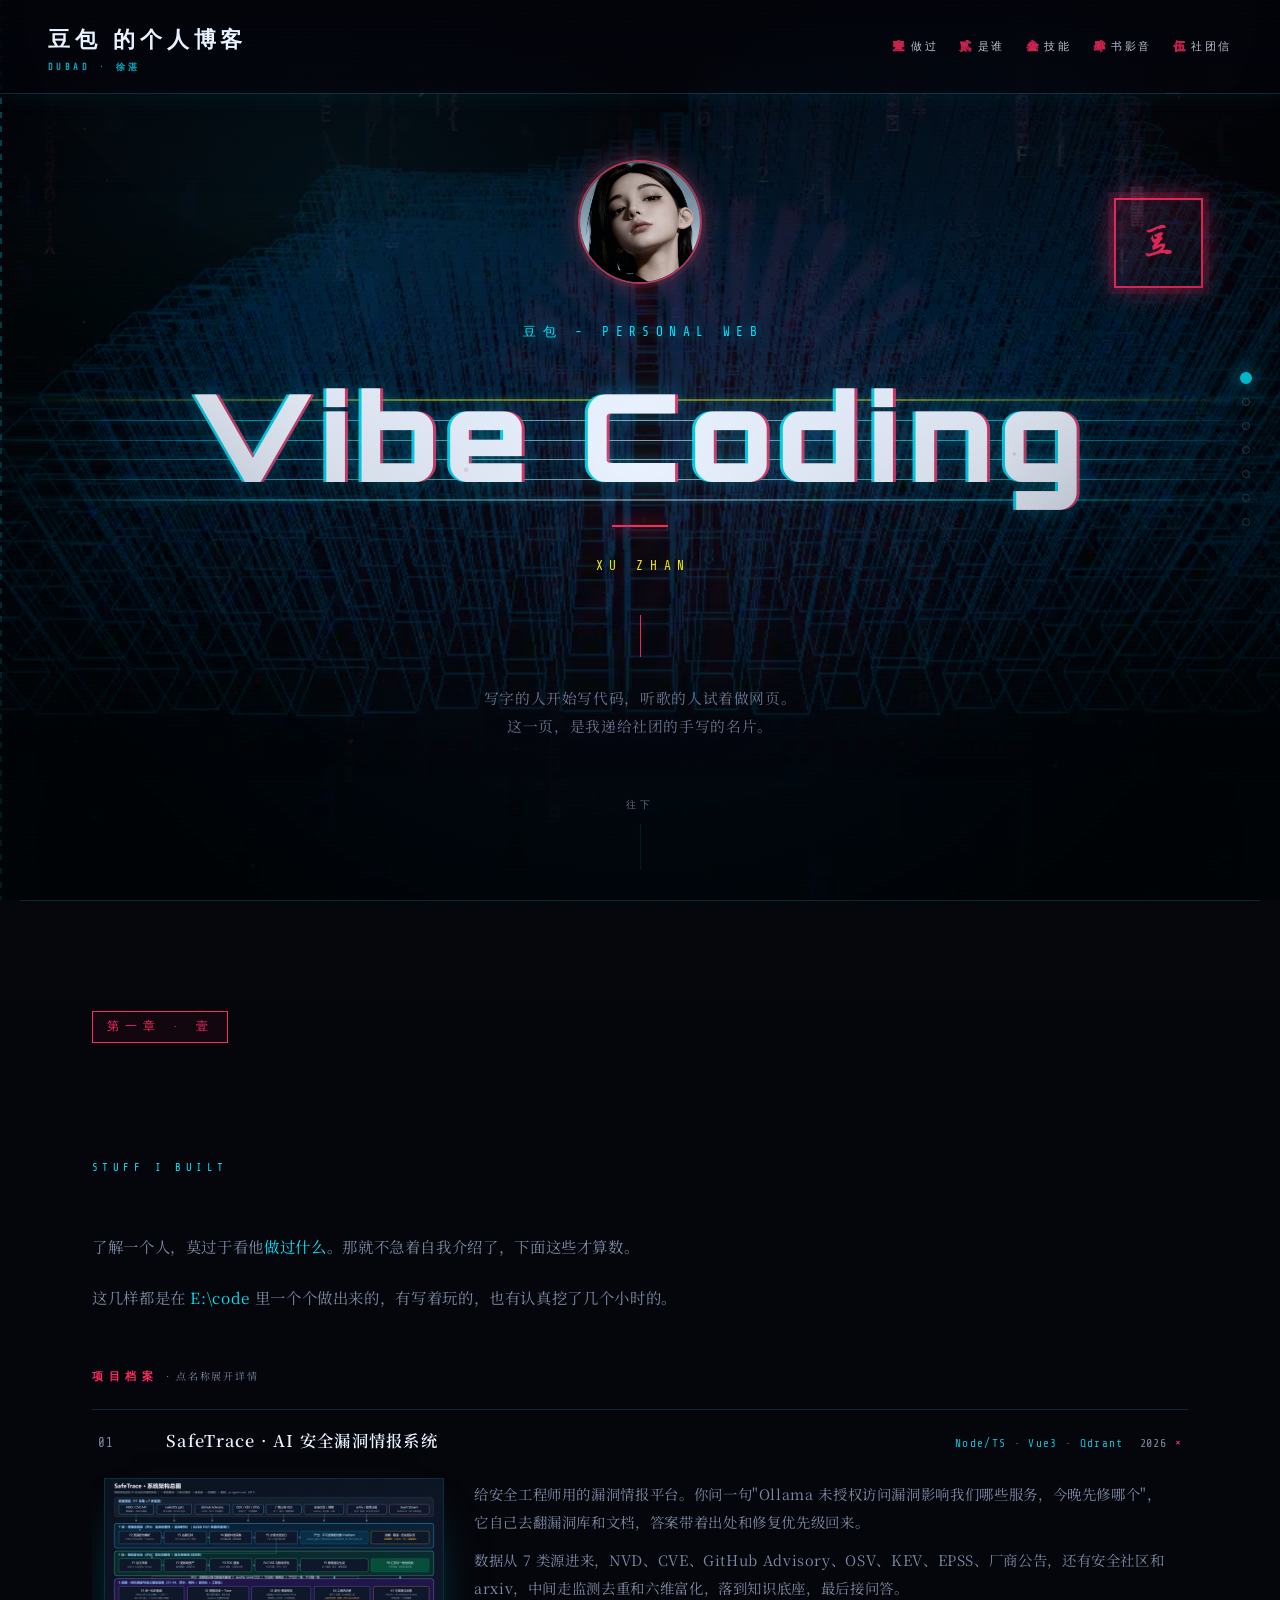
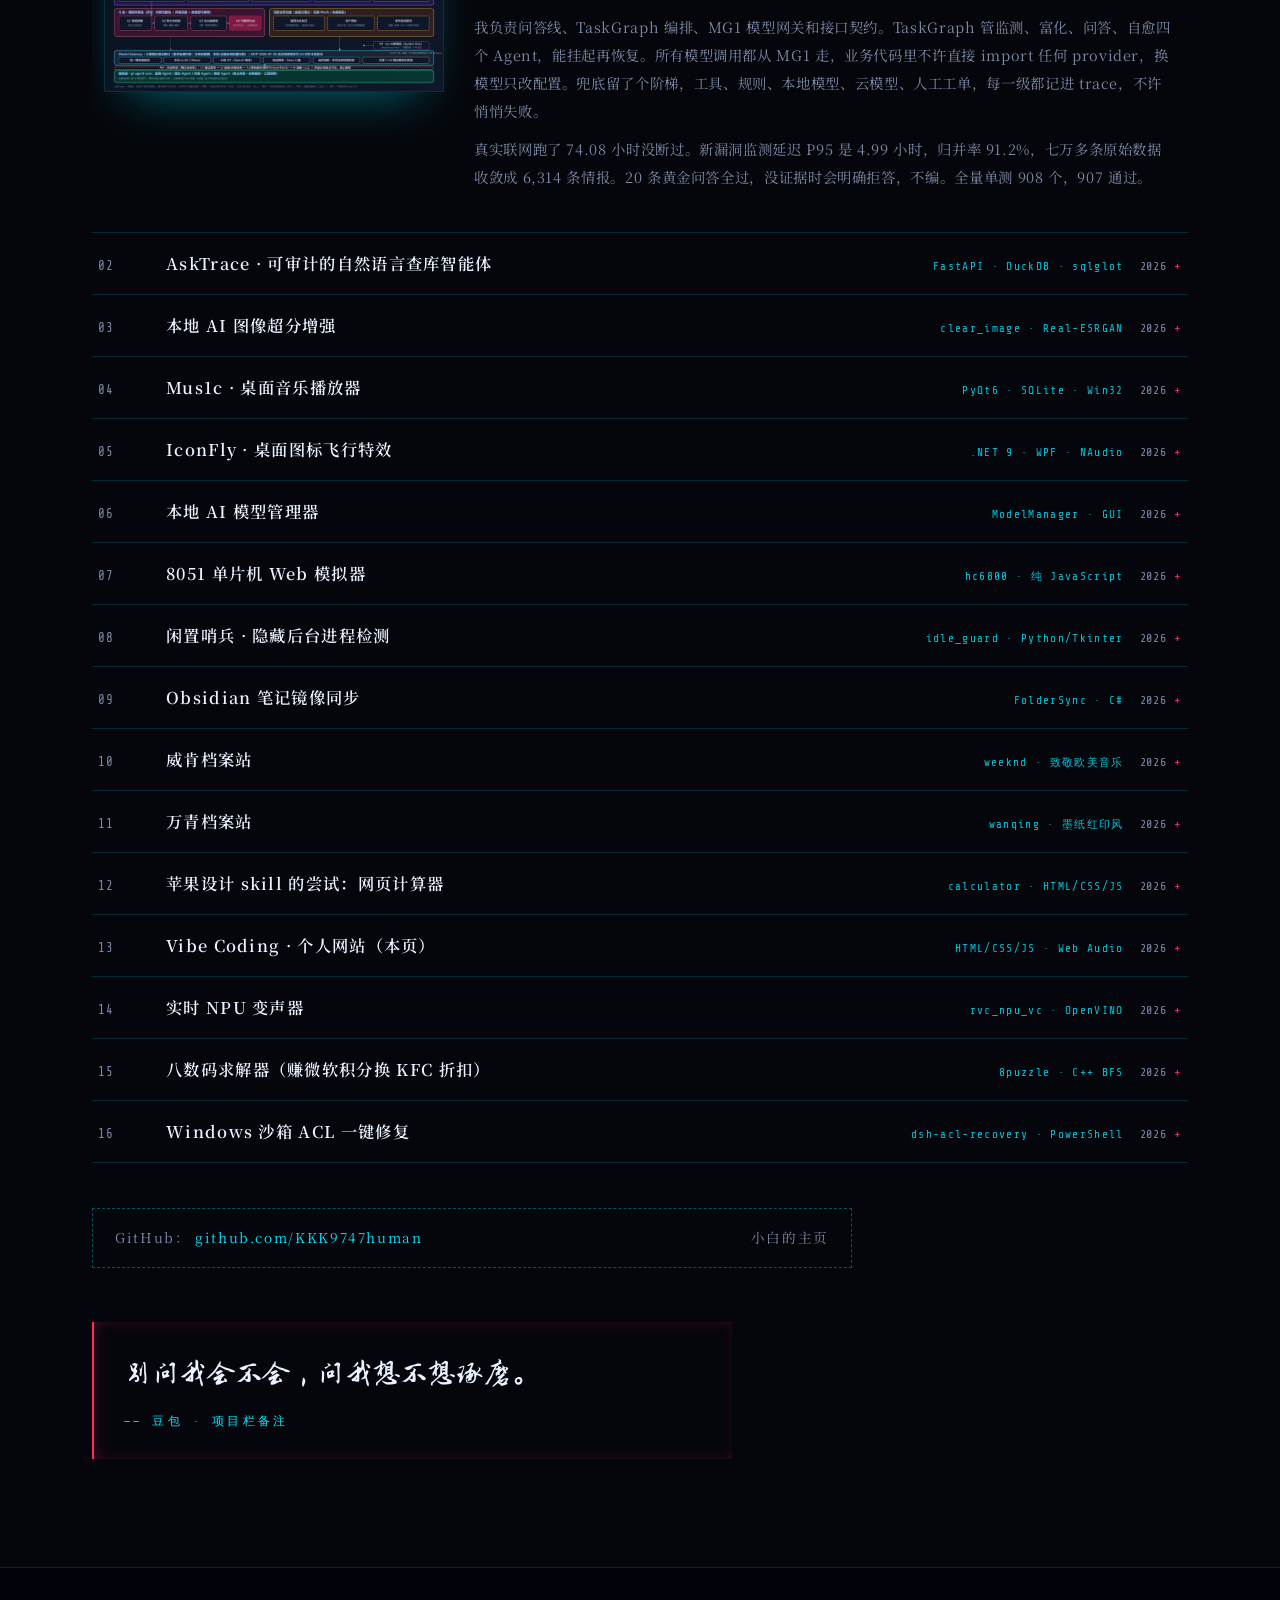
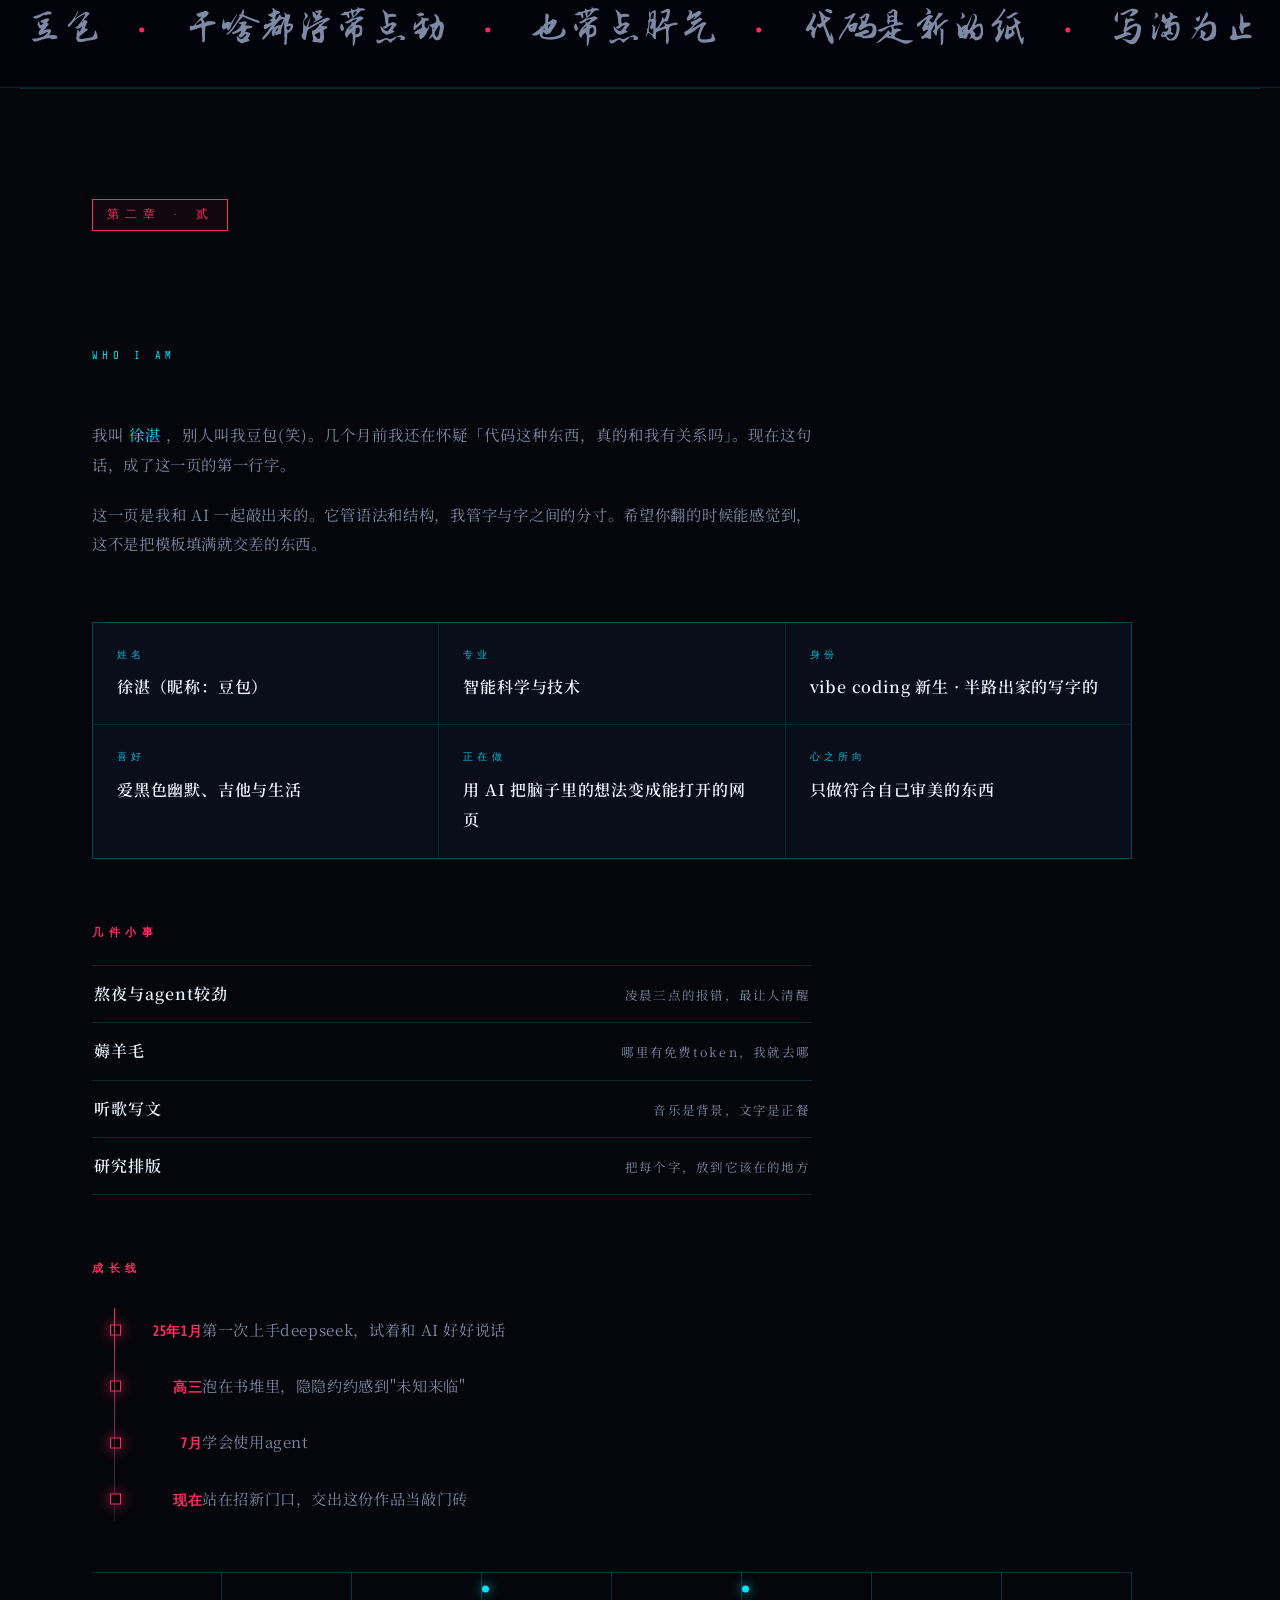
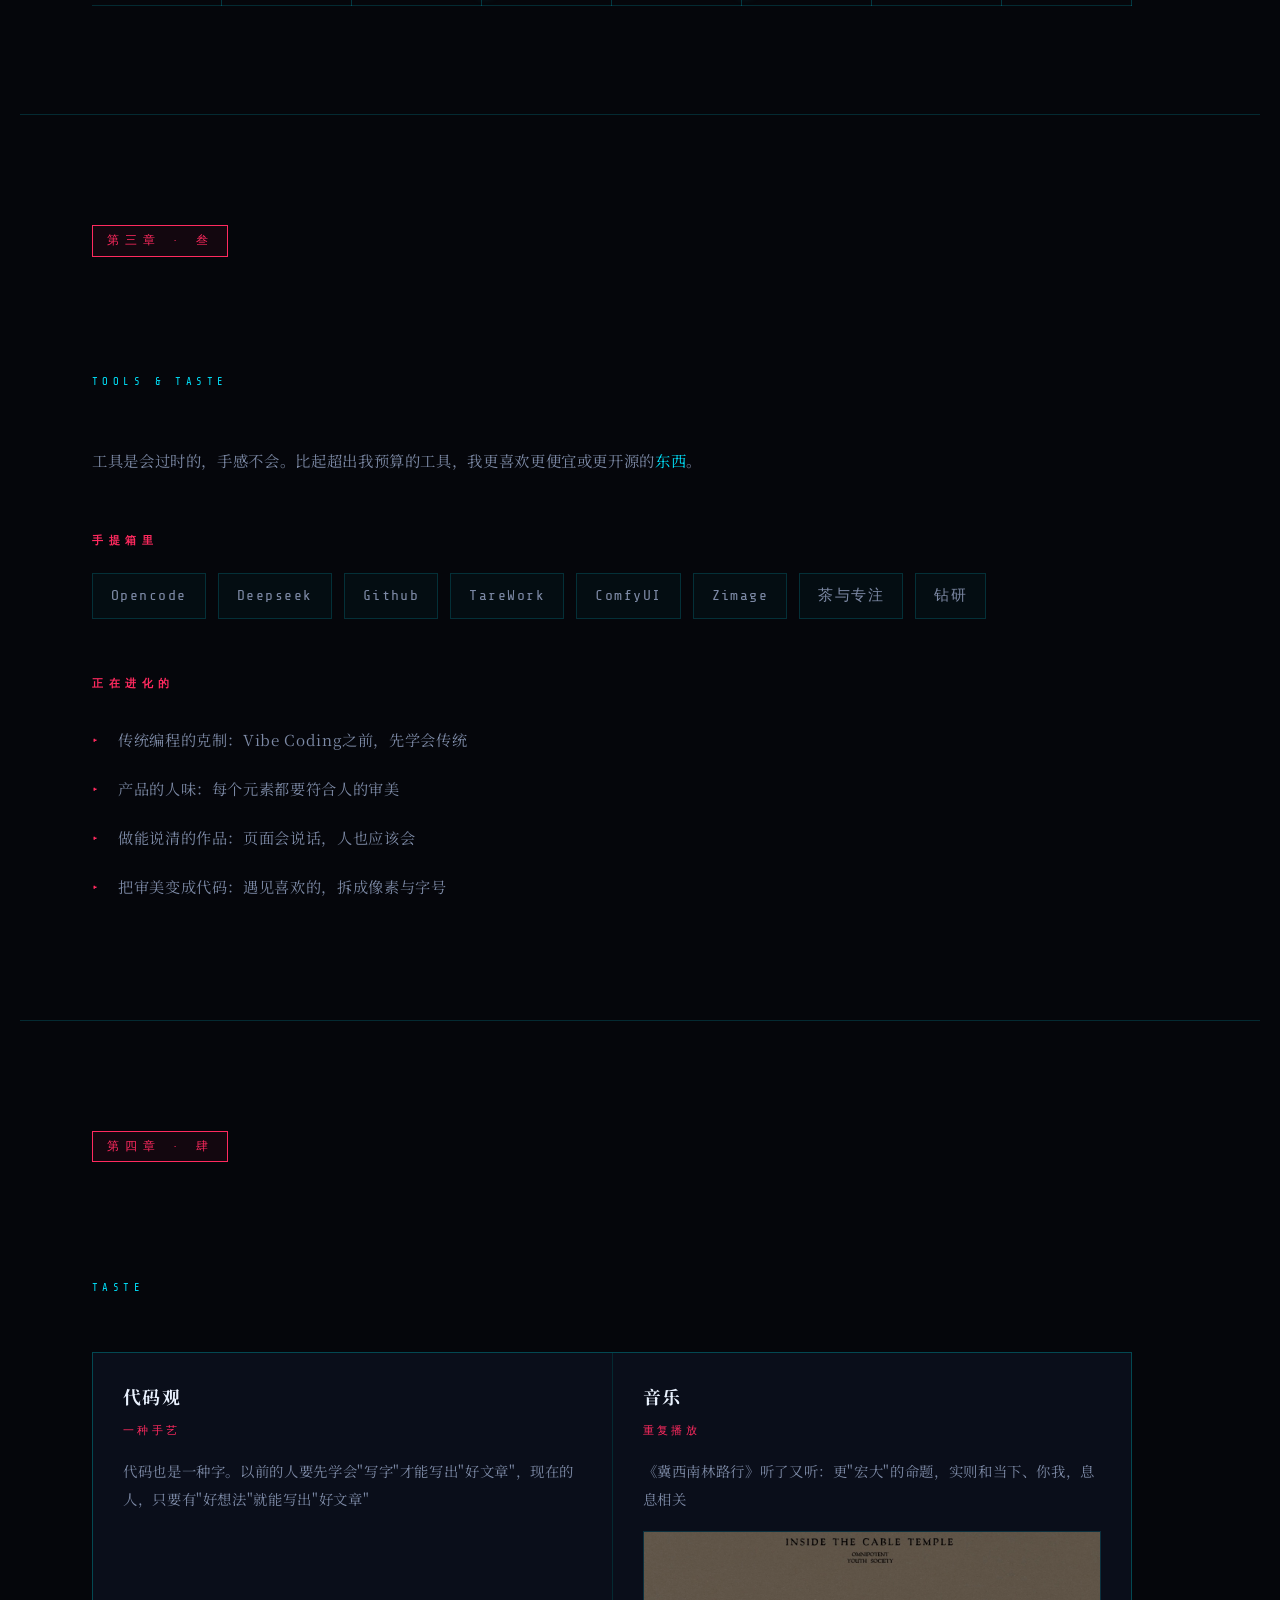
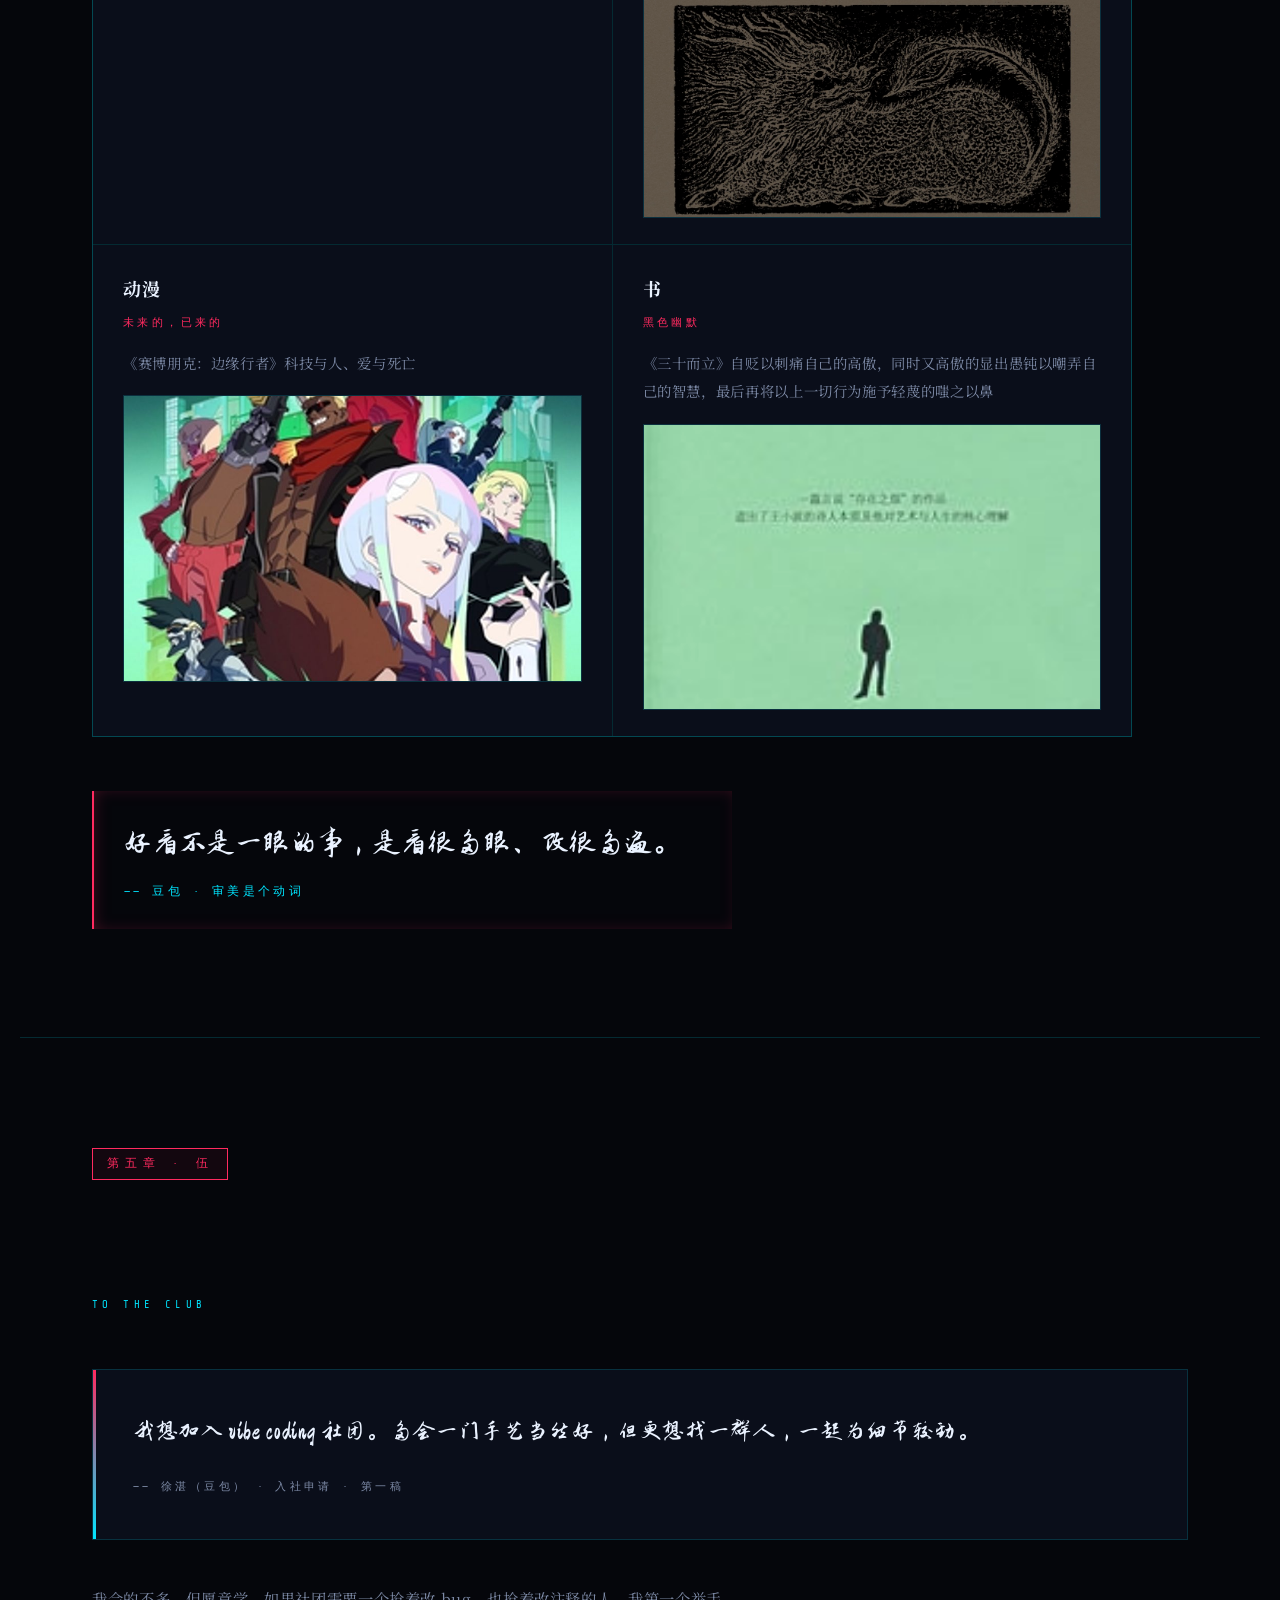
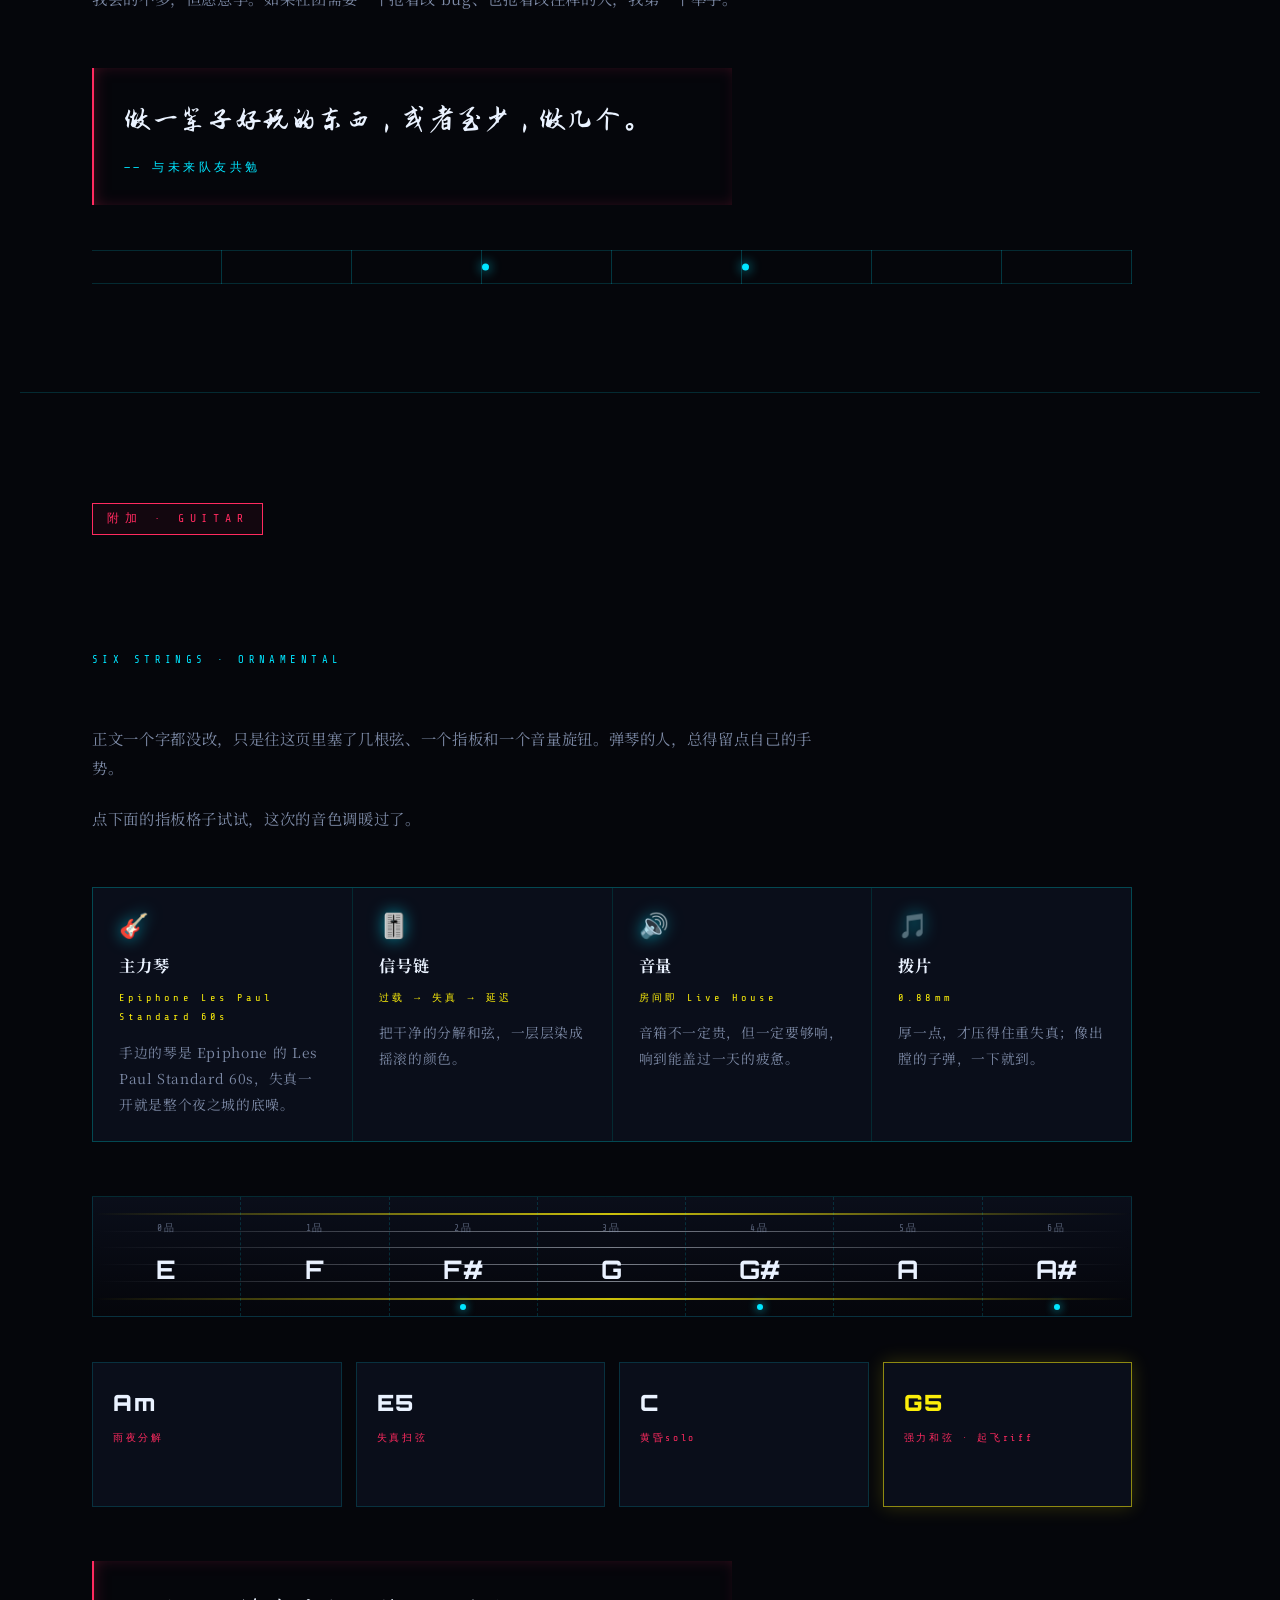
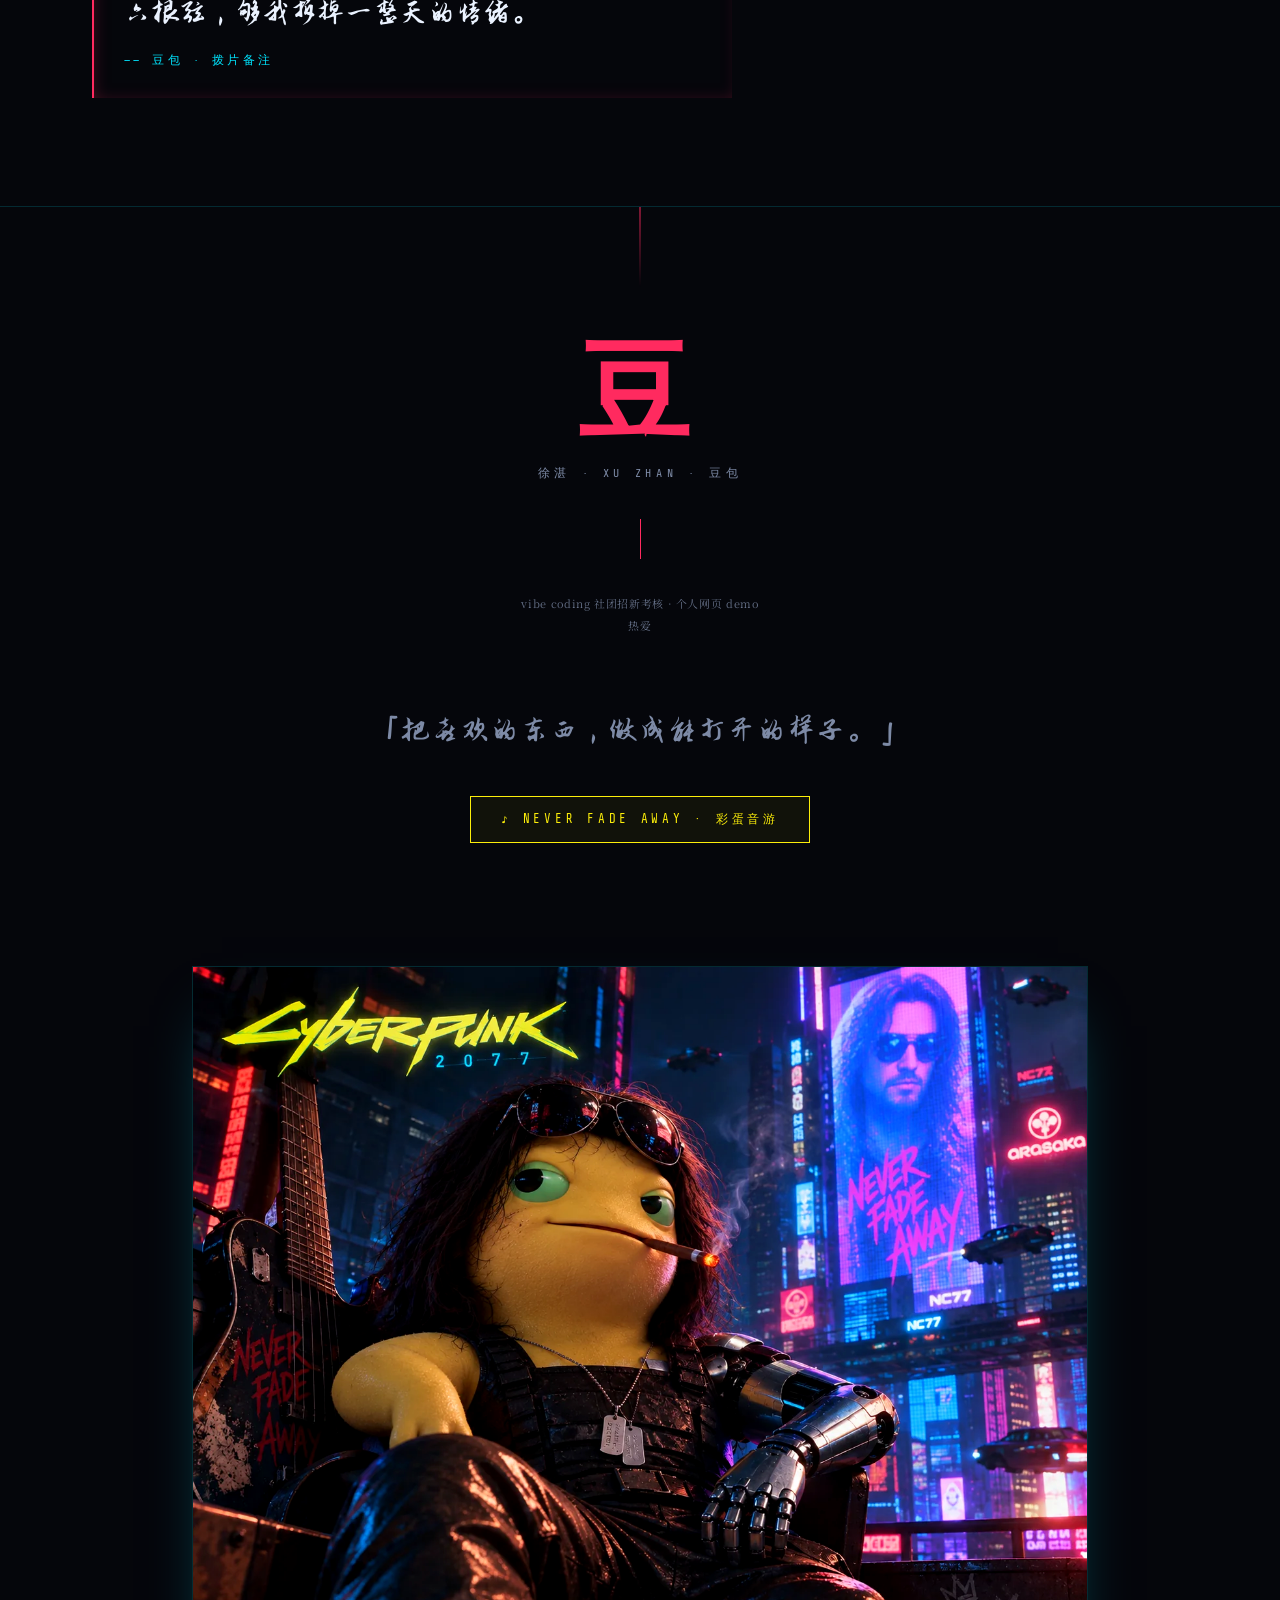
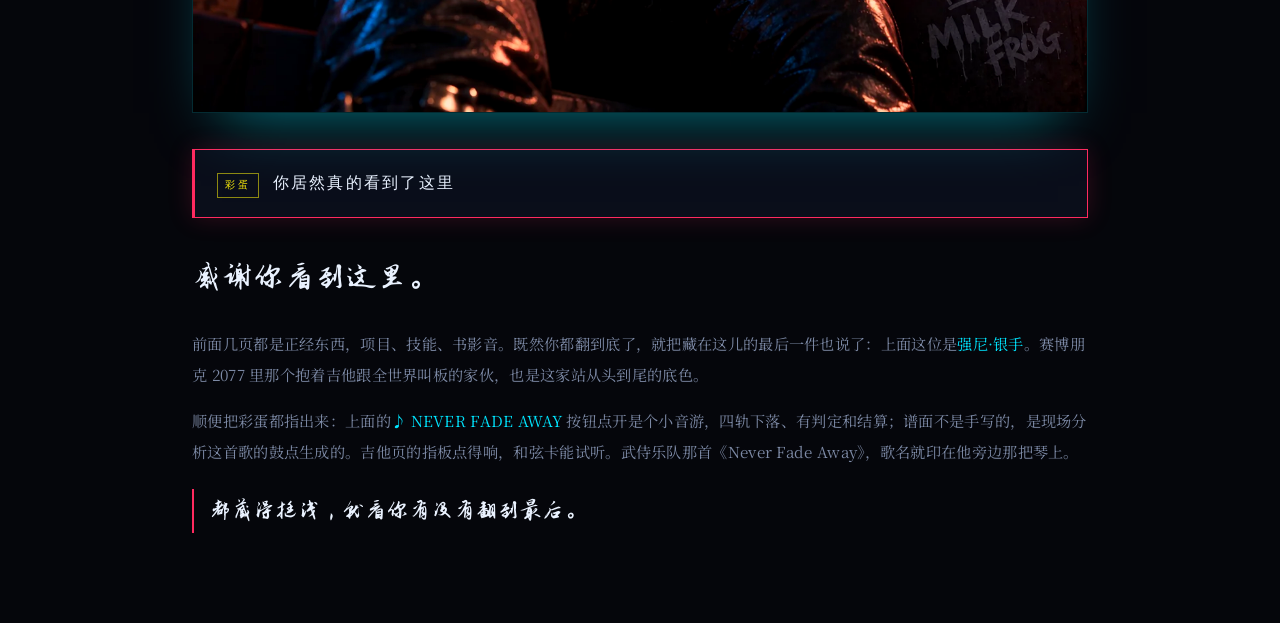
<file: index.html>
<!DOCTYPE html>
<html lang="zh-CN">
<head>
<meta charset="UTF-8">
<meta name="viewport" content="width=device-width,initial-scale=1">
<title>豆包 · 徐湛 — 个人网页</title>
<link rel="preconnect" href="https://fonts.googleapis.com">
<link rel="preconnect" href="https://fonts.gstatic.com" crossorigin>
<link href="https://fonts.googleapis.com/css2?family=Ma+Shan+Zheng&family=Noto+Serif+SC:wght@400;600;900&family=Orbitron:wght@600;900&family=Rajdhani:wght@500;700&family=Share+Tech+Mono&display=swap" rel="stylesheet">
<link rel="stylesheet" href="css/style.css?v=12">
</head>
<body>
<!-- 背景是两段预渲染的无缝循环动图：
       #bgwall 字符乱码墙 —— 全页氛围，在最底层
       #bgloop 线框城市   —— 只在首屏可见，压在字符墙之上
     赛博朋克调色：城市转成天蓝色，字符墙偏夜红。 -->
<img id="bgwall" class="bgwall" src="video/wall-loop.webp" alt="" aria-hidden="true">
<img id="bgloop" class="bgloop" src="video/bg-loop.webp" alt="" aria-hidden="true">
<div class="bg-scrim" aria-hidden="true"></div>
<canvas id="dust" class="dust"></canvas>
<div class="scanlines" aria-hidden="true"></div>
<div class="grain"></div>
<div class="vignette"></div>

<nav class="nav">
  <a class="nav-brand" href="#hero">豆包 的个人博客<span>DUBAD · 徐湛</span></a>
  <div class="nav-links">
    <a href="#chapter1"><b>壹</b>做过</a>
    <a href="#chapter2"><b>贰</b>是谁</a>
    <a href="#chapter3"><b>叁</b>技能</a>
    <a href="#chapter4"><b>肆</b>书影音</a>
    <a href="#chapter5"><b>伍</b>社团信</a>
  </div>
</nav>

<div class="rail"><span id="railFill"></span></div>
<div class="dots">
  <span class="dot"></span>
  <span class="dot"></span>
  <span class="dot"></span>
  <span class="dot"></span>
  <span class="dot"></span>
  <span class="dot"></span>
  <span class="dot"></span>
</div>

<section class="screen hero" id="hero">
  <div class="wipe"></div>
  <div class="sun" aria-hidden="true"></div>
  <div class="strings" aria-hidden="true">
    <i></i><i></i><i></i><i></i><i></i><i></i>
  </div>
  <span class="seal">豆</span>
  <img class="hero-avatar" src="img/avatar.jpg" alt="豆包头像">
  <p class="hero-kicker">豆包 - PERSONAL WEB</p>
  <h1 class="hero-title"><span class="hero-zh">Vibe Coding</span></h1>
  <p class="hero-sub"> XU ZHAN </p>
  <div class="hero-line"><span></span></div>
  <p class="hero-note">写字的人开始写代码，听歌的人试着做网页。<br>这一页，是我递给社团的手写的名片。</p>
  <div class="scroll-hint">往下<span class="scroll-hint-line"></span></div>
</section>

<section class="screen chapter" id="chapter1">
  <div class="wipe"></div>
  <div class="chapter-head">
    <span class="chap-no">第一章 · 壹</span>
    <h2 class="chap-title">做过与手痒</h2>
    <span class="chap-en">STUFF I BUILT</span>
  </div>
  <div class="prose" data-reveal>
    <p>了解一个人，莫过于看他<em>做过什么</em>。那就不急着自我介绍了，下面这些才算数。</p>
    <p>这几样都是在 <em>E:\code</em> 里一个个做出来的，有写着玩的，也有认真挖了几个小时的。</p>
  </div>
  <div class="tracks" data-reveal>
    <p class="block-label">项目档案<span class="hint">· 点名称展开详情</span></p>
    <ol>
      <li>
        <div class="t-head">
          <span class="t-no">01</span><b>SafeTrace · AI 安全漏洞情报系统</b><i>Node/TS · Vue3 · Qdrant</i><span class="t-t">2026<span class="caret">+</span></span>
        </div>
        <div class="t-detail">
          <img class="no-filter" src="img/safetrace.webp" alt="SafeTrace 系统架构总图" loading="lazy">
          <div class="td-text"><p>给安全工程师用的漏洞情报平台。你问一句"Ollama 未授权访问漏洞影响我们哪些服务，今晚先修哪个"，它自己去翻漏洞库和文档，答案带着出处和修复优先级回来。</p><p>数据从 7 类源进来，NVD、CVE、GitHub Advisory、OSV、KEV、EPSS、厂商公告，还有安全社区和 arxiv，中间走监测去重和六维富化，落到知识底座，最后接问答。</p><p>我负责问答线、TaskGraph 编排、MG1 模型网关和接口契约。TaskGraph 管监测、富化、问答、自愈四个 Agent，能挂起再恢复。所有模型调用都从 MG1 走，业务代码里不许直接 import 任何 provider，换模型只改配置。兜底留了个阶梯，工具、规则、本地模型、云模型、人工工单，每一级都记进 trace，不许悄悄失败。</p><p>真实联网跑了 74.08 小时没断过。新漏洞监测延迟 P95 是 4.99 小时，归并率 91.2%，七万多条原始数据收敛成 6,314 条情报。20 条黄金问答全过，没证据时会明确拒答，不编。全量单测 908 个，907 通过。</p></div>
        </div>
      </li>
      <li>
        <div class="t-head">
          <span class="t-no">02</span><b>AskTrace · 可审计的自然语言查库智能体</b><i>FastAPI · DuckDB · sqlglot</i><span class="t-t">2026<span class="caret">+</span></span>
        </div>
        <div class="t-detail">
          <img class="no-filter" src="img/asktrace.webp" alt="AskTrace 系统架构总图" loading="lazy">
          <div class="td-text"><p>把业务问题变成取数答案。流程是：检索相关的表，让大模型写出只读 SQL，做语法校验并限制行数，再执行。每一步都留 trace，答错了能查到是哪一步出的问题。</p><p>检索这块做了三级漏斗，先用词法召回一批候选表，让大模型精排，最后沿着外键把关联表一起带进来。SQL 安全上了两道锁：sqlglot 做 AST 只读校验并注入 LIMIT，DuckDB 本身也用只读方式打开。答不出来的时候会明确反问，分清是"没找到合适的表"还是"问题太含糊"，不会硬猜一个结果给你。</p><p>后端垂直切片已经跑通，约 73 个测试用例。TypeScript 编排层和前端还没做。</p></div>
        </div>
      </li>
      <li>
        <div class="t-head">
          <span class="t-no">03</span><b>本地 AI 图像超分增强</b><i>clear_image · Real-ESRGAN</i><span class="t-t">2026<span class="caret">+</span></span>
        </div>
        <div class="t-detail">
          <img src="img/clear.png" alt="clear_image 截图" loading="lazy">
          <div class="td-text"><p>本地跑 Real-ESRGAN，把模糊照片变清晰再放大。模型内置好了 69 MB，双击 启动.bat 自动装环境。</p><p>工程上的重点在推理后端抽象。同一套核心代码支持 OpenVINO 的 NPU、iGPU、CPU，也支持 onnxruntime 的 DirectML 走 RTX，启动时自己挑一个能用的。图片是分块推理的，块与块之间用羽化过渡把接缝抹掉，另加逐档强度混合，倍率给了 5 档，从 ×1.5 到 ×4.0。</p><p>界面能处理单张，也能整文件夹批量，有进度，中途能取消。</p><p>有个事得记着：app/core/config.py 里躺着一个没被引用的明文 API Key，交之前要删掉，git 历史也得处理。</p></div>
        </div>
      </li>
      <li>
        <div class="t-head">
          <span class="t-no">04</span><b>Mus1c · 桌面音乐播放器</b><i>PyQt6 · SQLite · Win32</i><span class="t-t">2026<span class="caret">+</span></span>
        </div>
        <div class="t-detail">
          <img src="img/mus1c.png" alt="Mus1c 界面截图" loading="lazy">
          <div class="td-text"><p>一个单文件的 PyQt6 播放器，约四千行。能多线程扫盘建曲库，曲库落在 SQLite 里，还能改歌曲元数据、异步加载封面、管歌单和收藏、显示 .lrc 同步歌词和桌面悬浮歌词，黑胶详情页、可视化条、系统托盘都有。</p><p>最费劲的是桌面壁纸模式，把播放器自己画成 Windows 桌面壁纸，顺便把任务栏自动藏起来。后来做了个精修版 Mus1c-LiquidGlass，加了毛玻璃面板，再用 UpdateLayeredWindow 重写壁纸渲染，把 Win11 24H2 上的闪烁修掉了。</p><p>不联网。文件在哪，歌就在哪放。</p></div>
        </div>
      </li>
      <li>
        <div class="t-head">
          <span class="t-no">05</span><b>IconFly · 桌面图标飞行特效</b><i>.NET 9 · WPF · NAudio</i><span class="t-t">2026<span class="caret">+</span></span>
        </div>
        <div class="t-detail">
          <img src="img/iconfly.png" alt="IconFly 截图" loading="lazy">
          <div class="td-text"><p>让真实的桌面图标飞起来，互相碰撞，跟着鼠标和音乐动。做法是用 P/Invoke 跨进程读到 explorer 的 SysListView32，把每个图标的文本、位置和 shell 高清图标抠出来，再放飞。</p><p>运动模式做了 13 种，Bounce、Circle、Vortex、Gravity、Brownian、Pulse、Disco 这些都有。图标之间是成对圆碰撞加弹性冲量。鼠标悬停能暂停，甩动能投掷，按住右键蓄力发射，双击直接运行原程序。</p><p>音频驱动走 WASAPI 回环加 FFT，图标跟着鼓点跳，响应曲线可以用鼠标拖着改。按 ESC 一键还原真实桌面，不会把你的桌面弄乱。</p><p>源码在 <a href="https://github.com/KKK9747human/IconFly" target="_blank" rel="noopener">github.com/KKK9747human/IconFly</a></p></div>
        </div>
      </li>
      <li>
        <div class="t-head">
          <span class="t-no">06</span><b>本地 AI 模型管理器</b><i>ModelManager · GUI</i><span class="t-t">2026<span class="caret">+</span></span>
        </div>
        <div class="t-detail">
          <img src="img/modelmanager.png" alt="ModelManager 界面截图" loading="lazy">
          <div class="td-text"><p>本机 ComfyUI 和 Ollama 的模型散在好几个文件夹里，翻起来烦，就写了这个统一管。左边按来源和分类建树，右边列表带类型、分类、大小、修改时间和完整路径，能按名称或路径搜，底下实时统计一共多少个模型、合计多少 GB。</p><p>"模型从哪来"这件事抽成了 ModelSource，想接新来源再写一个实现就行。删除做成了回收站式，删错了能拿回来。停 Ollama 服务时按进程树清理，不留孤儿，服务状态每 3 秒刷一次。</p></div>
        </div>
      </li>
      <li>
        <div class="t-head">
          <span class="t-no">07</span><b>8051 单片机 Web 模拟器</b><i>hc6800 · 纯 JavaScript</i><span class="t-t">2026<span class="caret">+</span></span>
        </div>
        <div class="t-detail">
          <img src="img/hc6800.png" alt="hc6800 模拟器界面截图" loading="lazy">
          <div class="td-text"><p>在浏览器里还原 HC6800-ES 这块 8051 开发板，纯 JavaScript 写的，没用框架。左边写汇编，中间看寄存器和反汇编，右边是完整的外设面板。</p><p>能汇编并加载、导入 HEX、单步和单步跳过、运行、复位。寄存器和标志位实时刷新，反汇编列表可以点地址下断点，内部 RAM 能直接改。外设覆盖 P2 低有效 LED、P0 段码数码管、LCD1602、蜂鸣器、4×4 矩阵键盘、串口终端，另外有符号表和 12MHz 速度节流。</p><p>内置了示例程序（比如 LED 流水灯）。写它的原因很简单：没带板子的时候也想验证一小段汇编到底跑成什么样。</p></div>
        </div>
      </li>
      <li>
        <div class="t-head">
          <span class="t-no">08</span><b>闲置哨兵 · 隐藏后台进程检测</b><i>idle_guard · Python/Tkinter</i><span class="t-t">2026<span class="caret">+</span></span>
        </div>
        <div class="t-detail">
          <img src="img/idleguard.png" alt="idle_guard 界面截图" loading="lazy">
          <div class="td-text"><p>对付那些桌面上没窗口、托盘里没图标的进程。这类东西任务管理器里很难一眼挑出来，它按窗口状态和托盘这两个标签单独拎出来。</p><p>进程表有九列，窗口状态、平均 CPU、内存、累计 CPU 时间、PID、必要性分级、内存峰值、可执行文件路径。判定规则就写在列头上，平均 CPU 到 5% 标可疑，内存到 200MB 标无用，两个都占就叫可疑·无用。另有系统必要、系统组件、白名单三档做对照。选中的进程能一键加入或移出白名单，也能搜索、排序、打开文件位置、结束进程。</p><p>四个页面分别是隐藏进程检测、开机自启管理、服务管理、设置与日志。启动项和服务走注册表和 sc.exe、reg.exe，这里守一条线：破坏性操作都可逆。禁用启动项会先备份原注册表值，改服务启动类型也记下原值，随时能还原。采样在后台守护线程里跑，不碰界面。</p></div>
        </div>
      </li>
      <li>
        <div class="t-head">
          <span class="t-no">09</span><b>Obsidian 笔记镜像同步</b><i>FolderSync · C#</i><span class="t-t">2026<span class="caret">+</span></span>
        </div>
        <div class="t-detail">
          <img src="img/notesync.png" alt="FolderSync 截图" loading="lazy">
          <div class="td-text"><p>常驻后台的文件夹镜像同步，把 <em>E:\note\xznote</em> 镜像到 OneDrive。</p><p>这里的坑在于别把写了一半的笔记同步出去。改动先防抖 3 秒再合并，另外挂了个 10 分钟的安全网兜底，出问题还能回滚。参数都写在 JSON 里，双击就能用，开机自启常驻。</p></div>
        </div>
      </li>
      <li>
        <div class="t-head">
          <span class="t-no">10</span><b>威肯档案站</b><i>weeknd · 致敬欧美音乐</i><span class="t-t">2026<span class="caret">+</span></span>
        </div>
        <div class="t-detail">
          <img src="img/weeknd.png" alt="weeknd 截图" loading="lazy">
          <div class="td-text"><p>The Weeknd 档案站。骨架跟万青那个一样，换肤不换骨：按章节分区换色（酒红、冷蓝、银灰），正文从中文散文换成 52 首曲目清单和幕后故事。</p><p>这一版主要拿来试动效。底片走马灯画廊、快门辐条进场、构成主义几何背景、逐条飞入都用上了。</p></div>
        </div>
      </li>
      <li>
        <div class="t-head">
          <span class="t-no">11</span><b>万青档案站</b><i>wanqing · 墨纸红印风</i><span class="t-t">2026<span class="caret">+</span></span>
        </div>
        <div class="t-detail">
          <img src="img/wanqing.png" alt="wanqing 截图" loading="lazy">
          <div class="td-text"><p>墨纸红印风格的万青档案站，有歌词、成员和章节时间线，配了灰尘粒子、幕布和打字机标题。</p><p>你正在看的这一页个人站，骨架就是从这里长出来的。</p></div>
        </div>
      </li>
      <li>
        <div class="t-head">
          <span class="t-no">12</span><b>苹果设计 skill 的尝试：网页计算器</b><i>calculator · HTML/CSS/JS</i><span class="t-t">2026<span class="caret">+</span></span>
        </div>
        <div class="t-detail">
          <img src="img/calc.png" alt="calculator 截图" loading="lazy">
          <div class="td-text"><p>练「苹果设计」时做的网页计算器。按钮的节奏、字号缩放和阴影质感基本靠 CSS 复刻，做了深色和浅色两套主题，纯 HTML/CSS/JS 没有依赖。</p><p>这次刻意不加动效，类名也尽量少写，算是练克制。</p></div>
        </div>
      </li>
      <li>
        <div class="t-head">
          <span class="t-no">13</span><b>Vibe Coding · 个人网站（本页）</b><i>HTML/CSS/JS · Web Audio</i><span class="t-t">2026<span class="caret">+</span></span>
        </div>
        <div class="t-detail">
          <span class="td-ph">就是你正在看的这一页</span>
          <div class="td-text"><p>赛博朋克风格的个人主页，手写无框架。藏了几颗彩蛋：吉他指板每一格都能点响（走一套共用的暖拨弦合成器），和弦卡能试听，底下还有一个小音游，谱面是用 Web Audio 现场分析鼓点生成的，四轨下落、判定、连击、结算都做了。</p><p>背景是预渲染的无缝循环动图（字符乱码墙加线框城市），琴弦和扫描线做氛围。</p></div>
        </div>
      </li>
      <li>
        <div class="t-head">
          <span class="t-no">14</span><b>实时 NPU 变声器</b><i>rvc_npu_vc · OpenVINO</i><span class="t-t">2026<span class="caret">+</span></span>
        </div>
        <div class="t-detail">
          <span class="td-ph">截图待补</span>
          <div class="td-text"><p>把男声实时变成女声，推理跑在 Intel AI Boost NPU 上，全链路走 OpenVINO，CPU 和 GPU 可以回退。</p><p>流式推理用 1 秒主窗加 0.5 秒滑动，接缝处交叉淡化抹平；VAD 做静音门控，不说话就直接跳过推理省电。没模型的时候会自动退回 DSP 变调，保证一定出得了声。</p></div>
        </div>
      </li>
      <li>
        <div class="t-head">
          <span class="t-no">15</span><b>八数码求解器（赚微软积分换 KFC 折扣）</b><i>8puzzle · C++ BFS</i><span class="t-t">2026<span class="caret">+</span></span>
        </div>
        <div class="t-detail">
          <span class="td-ph">截图待补</span>
          <div class="td-text"><p>C++ 写的八数码求解器，广度优先搜索，状态做了去重，把乱序的 3×3 棋盘还原成目标布局。</p><p>本来是薅微软积分用的，写着玩，但这一趟把「状态空间」四个字弄明白了。顺带理解了为什么同一道题换个搜索方向，代价能差一个量级。</p></div>
        </div>
      </li>
      <li>
        <div class="t-head">
          <span class="t-no">16</span><b>Windows 沙箱 ACL 一键修复</b><i>dsh-acl-recovery · PowerShell</i><span class="t-t">2026<span class="caret">+</span></span>
        </div>
        <div class="t-detail">
          <span class="td-ph">纯命令行工具，无界面</span>
          <div class="td-text"><p>被沙箱的权限拒绝卡住时拿来救急的脚本。它会把目录链上的 ACL 查一遍，找出缺 WRITE_DAC、WRITE_OWNER 或 FullControl ACE 的那一层并补齐，补完自己再验一次确认修好了。</p><p>带完整的 SYNOPSIS 和中文注释。这是给自己工具链打的补丁，不是给别人用的东西。</p></div>
        </div>
      </li>
    </ol>
    <div class="github-slot">
      <span>GitHub：   <em>github.com/KKK9747human</em></span>
      <span>小白的主页</span>
    </div>
  </div>
  <div class="quote" data-reveal>
    <blockquote>别问我会不会，问我想不想琢磨。</blockquote>
    <cite>—— 豆包 · 项目栏备注</cite>
  </div>
</section>

<div class="marquee">
  <div class="marquee-track">
    <span>豆包</span><em>·</em><span>干啥都得带点劲</span><em>·</em><span>也带点脾气</span><em>·</em><span>代码是新的纸</span><em>·</em><span>写满为止</span><em>·</em><span>徐湛敬上</span><em>·</em><span>欢迎加入</span><em>·</em>
  </div>
</div>

<section class="screen chapter" id="chapter2">
  <div class="wipe"></div>
  <div class="chapter-head">
    <span class="chap-no">第二章 · 贰</span>
    <h2 class="chap-title">我是谁</h2>
    <span class="chap-en">WHO I AM</span>
  </div>
  <div class="prose" data-reveal>
    <p>我叫 <em>徐湛</em> ，别人叫我豆包(笑)。几个月前我还在怀疑「代码这种东西，真的和我有关系吗」。现在这句话，成了这一页的第一行字。</p>
    <p>这一页是我和 AI 一起敲出来的。它管语法和结构，我管字与字之间的分寸。希望你翻的时候能感觉到，这不是把模板填满就交差的东西。</p>
  </div>
  <div class="facts" data-reveal>
    <div class="fact"><span class="fact-k">姓名</span><b>徐湛（昵称：豆包）</b></div>
    <div class="fact"><span class="fact-k">专业</span><b>智能科学与技术</b></div>
    <div class="fact"><span class="fact-k">身份</span><b>vibe coding 新生 · 半路出家的写字的</b></div>
    <div class="fact"><span class="fact-k">喜好</span><b>爱黑色幽默、吉他与生活</b></div>
    <div class="fact"><span class="fact-k">正在做</span><b>用 AI 把脑子里的想法变成能打开的网页</b></div>
    <div class="fact"><span class="fact-k">心之所向</span><b>只做符合自己审美的东西</b></div>
  </div>
  <div class="members" data-reveal>
    <p class="block-label">几件小事</p>
    <ul>
      <li><b>熬夜与agent较劲</b><span>凌晨三点的报错，最让人清醒</span></li>
      <li><b>薅羊毛</b><span>哪里有免费token，我就去哪</span></li>
      <li><b>听歌写文</b><span>音乐是背景，文字是正餐</span></li>
      <li><b>研究排版</b><span>把每个字，放到它该在的地方</span></li>
    </ul>
  </div>
  <div class="timeline" data-reveal>
    <p class="block-label">成长线</p>
    <ol>
      <li><time>25年1月</time><span>第一次上手deepseek，试着和 AI 好好说话</span></li>
      <li><time>高三</time><span>泡在书堆里，隐隐约约感到"未知来临"</span></li>
      <li><time>7月</time><span>学会使用agent</span></li>
      <li><time>现在</time><span>站在招新门口，交出这份作品当敲门砖</span></li>
    </ol>
  </div>
  <div class="fret" data-reveal aria-hidden="true"></div>
</section>

<section class="screen chapter" id="chapter3">
  <div class="wipe"></div>
  <div class="chapter-head">
    <span class="chap-no">第三章 · 叁</span>
    <h2 class="chap-title">我的工具箱</h2>
    <span class="chap-en">TOOLS & TASTE</span>
  </div>
  <div class="prose" data-reveal>
    <p>工具是会过时的，手感不会。比起超出我预算的工具，我更喜欢更便宜或更开源的<em>东西</em>。</p>
  </div>
  <div class="keywords" data-reveal>
    <p class="block-label">手提箱里</p>
    <div class="keyword-list">
      <span>Opencode</span><span>Deepseek</span><span>Github</span>
      <span>TareWork</span><span>ComfyUI</span><span>Zimage</span>
      <span>茶与专注</span><span>钻研</span>
    </div>
  </div>
  <div class="honors" data-reveal>
    <p class="block-label">正在进化的</p>
    <ul>
      <li>传统编程的克制：Vibe Coding之前，先学会传统</li>
      <li>产品的人味：每个元素都要符合人的审美</li>
      <li>做能说清的作品：页面会说话，人也应该会</li>
      <li>把审美变成代码：遇见喜欢的，拆成像素与字号</li>
    </ul>
  </div>
</section>

<section class="screen chapter" id="chapter4">
  <div class="wipe"></div>
  <div class="chapter-head">
    <span class="chap-no">第四章 · 肆</span>
    <h2 class="chap-title">书影音与活法</h2>
    <span class="chap-en">TASTE</span>
  </div>
  <div class="profiles" data-reveal>
      <div class="profile">
          <b>代码观</b><span class="p-role">一种手艺</span>
          <p>代码也是一种字。以前的人要先学会"写字"才能写出"好文章"，现在的人，只要有"好想法"就能写出"好文章" </p>
      </div>
      <div class="profile">
          <b>音乐</b><span class="p-role">重复播放</span>
          <p>《冀西南林路行》听了又听：更"宏大"的命题，实则和当下、你我，息息相关</p>
          <img src="img/taste-music.jpg" alt="冀西南林路行" loading="lazy">
      </div>
      <div class="profile">
          <b>动漫</b><span class="p-role">未来的，已来的</span>
          <p>《赛博朋克：边缘行者》科技与人、爱与死亡</p>
          <img src="img/taste-anime.jpg" alt="赛博朋克：边缘行者" loading="lazy">
      </div>

      <div class="profile">
          <b>书</b><span class="p-role">黑色幽默</span>
          <p>《三十而立》自贬以刺痛自己的高傲，同时又高傲的显出愚钝以嘲弄自己的智慧，最后再将以上一切行为施予轻蔑的嗤之以鼻</p>
          <img src="img/taste-book.jpg" alt="三十而立" loading="lazy">
      </div>

  </div>
  <div class="quote" data-reveal>
    <blockquote>好看不是一眼的事，是看很多眼、改很多遍。</blockquote>
    <cite>—— 豆包 · 审美是个动词</cite>
  </div>
</section>

<section class="screen chapter" id="chapter5">
  <div class="wipe"></div>
  <div class="chapter-head">
    <span class="chap-no">第五章 · 伍</span>
    <h2 class="chap-title">写给社团</h2>
    <span class="chap-en">TO THE CLUB</span>
  </div>
  <div class="essay" data-reveal>
    <p>我想加入 vibe coding 社团。多会一门手艺当然好，但更想找一群人，一起为细节较劲。</p>
    <cite>—— 徐湛（豆包） · 入社申请 · 第一稿</cite>
  </div>
  <div class="prose" data-reveal data-delay="1">
    <p>我会的不多，但愿意学。如果社团需要一个抢着改 bug、也抢着改注释的人，我第一个举手。</p>
  </div>
  <div class="quote" data-reveal>
    <blockquote>做一辈子好玩的东西，或者至少，做几个。</blockquote>
    <cite>—— 与未来队友共勉</cite>
  </div>
  <div class="fret" data-reveal aria-hidden="true"></div>
</section>

<!-- =====================================================================
     附加 · 吉他彩蛋：不改动上面任何一页，纯粹是加出来的东西。
     ===================================================================== -->
<section class="screen chapter" id="guitar">
  <div class="wipe"></div>
  <div class="chapter-head">
    <span class="chap-no">附加 · GUITAR</span>
    <h2 class="chap-title">吉他彩蛋</h2>
    <span class="chap-en">SIX STRINGS · ORNAMENTAL</span>
  </div>
  <div class="prose" data-reveal>
    <p>正文一个字都没改，只是往这页里塞了几根弦、一个指板和一个音量旋钮。弹琴的人，总得留点自己的手势。</p>
    <p>点下面的指板格子试试，这次的音色调暖过了。</p>
  </div>

  <div class="gear" data-reveal>
    <div class="gear-item">
      <span class="g-ico">🎸</span>
      <b>主力琴</b><span class="g-role">Epiphone Les Paul Standard 60s</span>
      <p>手边的琴是 Epiphone 的 Les Paul Standard 60s，失真一开就是整个夜之城的底噪。</p>
    </div>
    <div class="gear-item">
      <span class="g-ico">🎚️</span>
      <b>信号链</b><span class="g-role">过载 → 失真 → 延迟</span>
      <p>把干净的分解和弦，一层层染成摇滚的颜色。</p>
    </div>
    <div class="gear-item">
      <span class="g-ico">🔊</span>
      <b>音量</b><span class="g-role">房间即 Live House</span>
      <p>音箱不一定贵，但一定要够响，响到能盖过一天的疲惫。</p>
    </div>
    <div class="gear-item">
      <span class="g-ico">🎵</span>
      <b>拨片</b><span class="g-role">0.88mm</span>
      <p>厚一点，才压得住重失真；像出膛的子弹，一下就到。</p>
    </div>
  </div>

  <div class="fretboard" data-reveal>
    <div class="fb-strings" aria-hidden="true"><i></i><i></i><i></i><i></i><i></i><i></i></div>
    <div class="fb-row" id="fretBoard">
      <div class="fb-cell" data-freq="82.41"><span class="fb-fret">0品</span><span class="fb-note">E</span></div>
      <div class="fb-cell" data-freq="87.31"><span class="fb-fret">1品</span><span class="fb-note">F</span></div>
      <div class="fb-cell" data-freq="92.50"><span class="fb-fret">2品</span><span class="fb-note">F#</span></div>
      <div class="fb-cell" data-freq="98.00"><span class="fb-fret">3品</span><span class="fb-note">G</span></div>
      <div class="fb-cell" data-freq="103.83"><span class="fb-fret">4品</span><span class="fb-note">G#</span></div>
      <div class="fb-cell" data-freq="110.00"><span class="fb-fret">5品</span><span class="fb-note">A</span></div>
      <div class="fb-cell" data-freq="116.54"><span class="fb-fret">6品</span><span class="fb-note">A#</span></div>
    </div>
  </div>

  <div class="riffs" data-reveal>
    <div class="riff" data-chord="110,130.81,164.81"><span class="r-name">Am</span><span class="r-tag">雨夜分解</span><div class="r-dots"><i></i><i></i><i></i><i></i><i></i><i></i><i></i></div><span class="r-play">▶</span></div>
    <div class="riff" data-chord="82.41,123.47,164.81"><span class="r-name">E5</span><span class="r-tag">失真扫弦</span><div class="r-dots"><i></i><i></i><i></i><i></i><i></i><i></i><i></i></div><span class="r-play">▶</span></div>
    <div class="riff" data-chord="130.81,164.81,196"><span class="r-name">C</span><span class="r-tag">黄昏solo</span><div class="r-dots"><i></i><i></i><i></i><i></i><i></i><i></i><i></i></div><span class="r-play">▶</span></div>
    <div class="riff pf" data-chord="98,146.83,196"><span class="r-name">G5</span><span class="r-tag">强力和弦 · 起飞riff</span><div class="r-dots"><i></i><i></i><i></i><i></i><i></i><i></i><i></i></div><span class="r-play">▶</span></div>
  </div>

  <div class="quote" data-reveal>
    <blockquote>六根弦，够我拆掉一整天的情绪。</blockquote>
    <cite>—— 豆包 · 拨片备注</cite>
  </div>
</section>

<footer class="footer">
  <div class="footer-mark">豆</div>
  <p class="footer-sub">徐湛 · XU ZHAN · 豆包</p>
  <div class="footer-line"><span></span></div>
  <p class="footer-note">vibe coding 社团招新考核 · 个人网页 demo<br>热爱</p>
  <p class="footer-quote">「把喜欢的东西，做成能打开的样子。」</p>
  <button class="egg-btn" id="eggBtn" type="button">♪ NEVER FADE AWAY · 彩蛋音游</button>
</footer>

<!-- =====================================================================
     结尾彩蛋 · 放在页脚之后，是整页最后一块内容
     强尼这张图不折叠，直接铺出来抓注意力；下面的卡片再把话说清楚，
     并顺手把音游彩蛋指出来（就在上面那个按钮）。
     ===================================================================== -->
<section class="ending" id="ending">
  <figure class="ending-fig">
    <img src="img/johnny.webp" alt="赛博朋克 2077 风格的强尼·银手（牛奶蛙版）" loading="lazy">
  </figure>
  <div class="ending-card" id="endingCard">
    <span class="eg-tag">彩蛋</span>
    <span class="eg-main">你居然真的看到了这里</span>
  </div>
  <div class="ending-text" id="endingBody">
    <p class="eg-thanks">感谢你看到这里。</p>
    <p>前面几页都是正经东西，项目、技能、书影音。既然你都翻到底了，就把藏在这儿的最后一件也说了：上面这位是<em>强尼·银手</em>。赛博朋克 2077 里那个抱着吉他跟全世界叫板的家伙，也是这家站从头到尾的底色。</p>
    <p>顺便把彩蛋都指出来：上面的<em>♪ NEVER FADE AWAY</em> 按钮点开是个小音游，四轨下落、有判定和结算；谱面不是手写的，是现场分析这首歌的鼓点生成的。吉他页的指板点得响，和弦卡能试听。武侍乐队那首《Never Fade Away》，歌名就印在他旁边那把琴上。</p>
    <p class="eg-last">都藏得挺浅，就看你有没有翻到最后。</p>
  </div>
</section>
<!-- =====================================================================
     彩蛋：NEVER FADE AWAY · 下落音游
     4 道（D F J K），音符沿歌词画面下落，落点压线时按下对应键。
     ===================================================================== -->
<div class="nf-overlay" id="nfOverlay">
  <div class="nf-box" role="dialog" aria-modal="true" aria-label="Never Fade Away 下落音游">
    <div class="nf-head">
      <div class="nf-title">NEVER <em>FADE</em> AWAY</div>
      <div class="nf-side">SAMURAI · D F J K · 跟鼓点走</div>
    </div>
    <div class="nf-body">
      <div class="nf-arena" id="nfArena">
        <!-- 下落音符画布。JS 里 var cvs = $("nfCanvas"); cvs.getContext("2d")
             是裸调用、没有 null 检查。之前这块 canvas 缺失，初始化走到这里
             直接抛 TypeError，后面所有按钮绑定都没执行 —— 表现就是
             「点 NEVER FADE AWAY 没反应」。 -->
        <canvas class="nf-canvas" id="nfCanvas"></canvas>
        <div class="nf-lanes">
          <div class="nf-lane" id="nfLane0"><span class="nf-key">D</span></div>
          <div class="nf-lane" id="nfLane1"><span class="nf-key">F</span></div>
          <div class="nf-lane" id="nfLane2"><span class="nf-key">J</span></div>
          <div class="nf-lane" id="nfLane3"><span class="nf-key">K</span></div>
        </div>
        <div class="nf-judge"></div>
        <div class="nf-lyric" id="nfLyric">A thing of beauty, I know…</div>
        <div class="nf-feed" id="nfFeed"></div>
        <div class="nf-prog"><i id="nfProg"></i></div>
      </div>
      <div class="nf-hud">
        <div class="nf-av" id="nfAv">
          <canvas class="nf-av-ring" id="nfAvRing" aria-hidden="true"></canvas>
          <img class="nf-av-pic" src="img/v-avatar.jpg" alt="V 头像">
          <span class="nf-av-tag" aria-hidden="true">V</span>
        </div>
        <div class="nf-score-title">SCORE</div>
        <div class="nf-score" id="nfScore">0</div>
        <div class="nf-combo" id="nfCombo">0<small style="font-size:.6rem;color:var(--paper-dim)"> COMBO</small></div>
        <div class="nf-acc-title">ACCURACY</div>
        <div class="nf-acc" id="nfAcc">—</div>
        <div class="nf-stat"><span>PERFECT</span><b id="nfPerf">0</b></div>
        <div class="nf-stat"><span>GOOD</span><b id="nfGood">0</b></div>
        <div class="nf-stat"><span>OK</span><b id="nfOk">0</b></div>
        <div class="nf-stat"><span>MISS</span><b id="nfMiss" class="red">0</b></div>
        <div class="nf-stat"><span>已敲 / 总数</span><b><i id="nfTotal">0</i></b></div>
        <div class="nf-stat"><span>节拍微调</span><b id="nfOffVal">0ms</b></div>
        <input class="nf-off" id="nfOff" type="range" min="-150" max="150" step="5" value="0" aria-label="节拍偏移微调">
        <div class="nf-stat"><span>帧率</span><b id="nfFps">–</b></div>
        <button class="nf-btn nf-btn-ghost" id="nfPause" type="button">⏸ 暂停 / 继续</button>
        <div class="nf-chartinfo" id="nfChartInfo">谱面准备中…</div>
        <div class="nf-how">音符落进红线时按下对应键，触屏直接点轨道。<br>红/橙是鼓点（最粗最亮）、紫是贝斯、白是吉他扫弦、青是镲；黄线的是小节重音。<br>ESC 或点下面的按钮暂停；整体快了/慢了用「节拍微调」拉回来。</div>
      </div>
    </div>
    <div class="nf-menu" id="nfMenu">
      <div class="nf-menu-title">NEVER FADE AWAY</div>
      <p class="nf-menu-sub">SAMURAI · 夜之城下行插件<br>谱面按鼓点生成，让它在离开之前，被敲完。</p>
      <div class="nf-opts">
        <div class="nf-opt">
          <span class="nf-opt-k">难度</span>
          <div class="nf-seg" id="nfDiff">
            <button type="button" data-v="easy">轻松</button>
            <button type="button" data-v="normal">标准</button>
            <button type="button" data-v="hard">狂暴</button>
          </div>
        </div>
        <div class="nf-opt">
          <span class="nf-opt-k">流速</span>
          <div class="nf-seg" id="nfSpeed">
            <button type="button" data-v="slow">慢</button>
            <button type="button" data-v="mid">中</button>
            <button type="button" data-v="fast">快</button>
          </div>
        </div>
      </div>
      <button class="nf-btn" id="nfStart" type="button">▶ 开始 PLAY</button>
      <span class="nf-keys">D · F · J · K</span>
      <span class="nf-touch-hint">触屏：直接点四条轨道</span>
    </div>
    <div class="nf-result" id="nfResult">
      <div class="nf-grade" id="nfGrade">S</div>
      <div class="nf-result-sub" id="nfResultSub">ACC 100.0% · 0 HITS</div>
      <div class="nf-statrow">
        <span>分数<b id="nfFS">0</b></span>
        <span>最大连击<b id="nfFC">0</b></span>
        <span>失误<b id="nfFM">0</b></span>
      </div>
      <button class="nf-btn" id="nfReplay" type="button">↻ 再来一次</button>
      <button class="nf-btn ghost" id="nfClose2" type="button">关闭</button>
    </div>
    <button class="nf-close" id="nfClose" type="button" title="关闭">✕</button>
  </div>
</div>
<script src="js/main.js?v=32" defer></script>
</body>
</html>
</file>
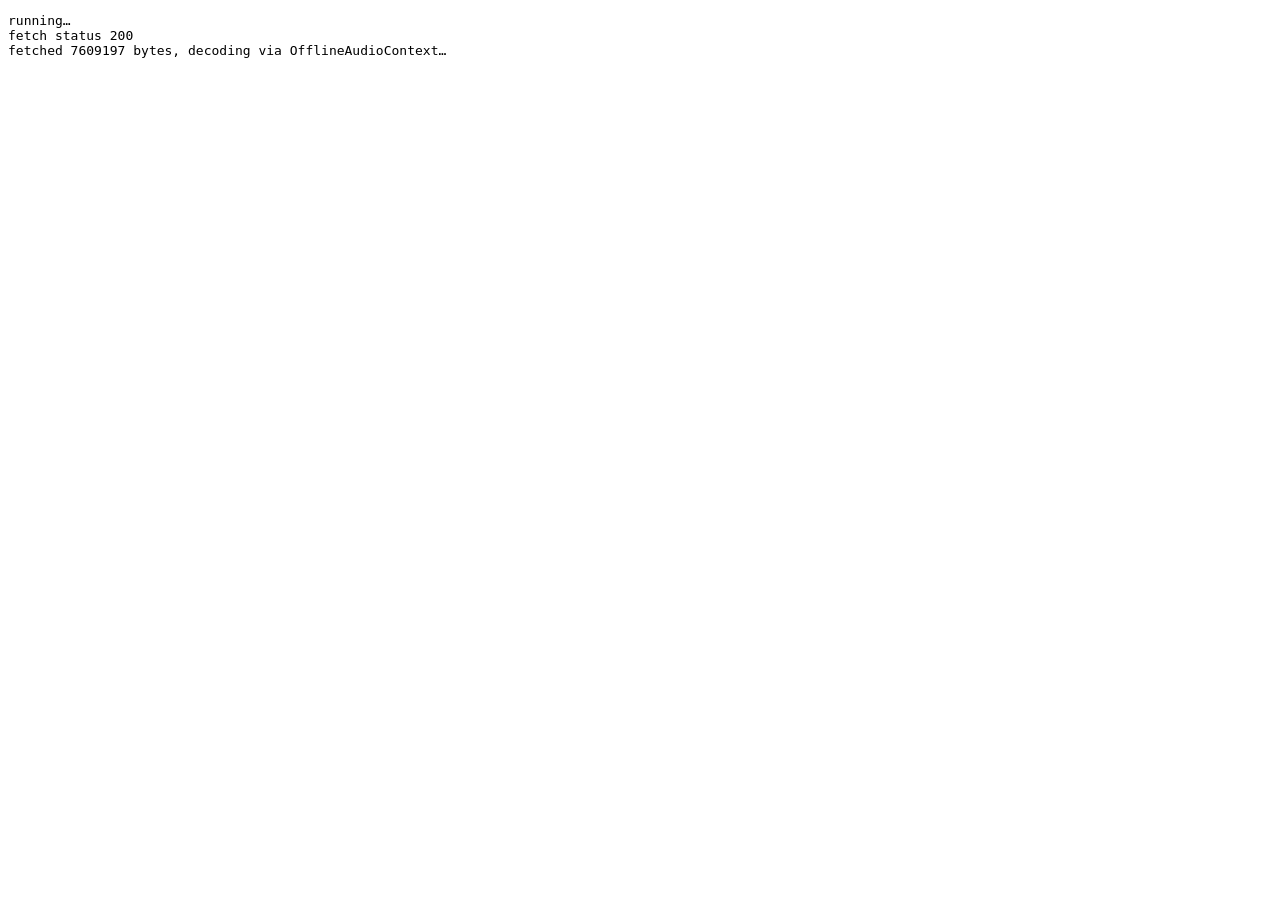
<file: _test-analyze.html>
<!doctype html><meta charset="utf-8"><title>analysis test</title>
<pre id="out">running…</pre>
<script>
function log(x){ var o=document.getElementById("out"); o.textContent=o.textContent+"\n"+x; }
function medianOf(arr){var s=arr.slice().sort(function(a,b){return a-b;});return s[(s.length/2)|0];}
function detectOnsets(mono,sr){
  var WIN=Math.floor(sr*0.03),HOP=Math.floor(sr*0.006);
  var win2=(WIN*0.6)|0,n=mono.length,frames=[];
  for(var t=0;t+WIN<=n;t+=HOP){
    var s=0;
    for(var i=win2;i<WIN;i++){var x=mono[t+i];s+=x*x;}
    frames.push({t:(t+WIN/2)/sr,e:Math.sqrt(s/(WIN-win2))});
  }
  var back=[],onset=[],lastOn=-1e9;
  for(var f=0;f<frames.length;f++){
    back.push(frames[f].e);if(back.length>32)back.shift();
    if(f<14)continue;
    var bg=medianOf(back);if(bg<2e-4)continue;
    if(frames[f].e>bg*1.45&&frames[f].e>bg+4.5e-4){
      if(frames[f].t-lastOn>0.1){onset.push(frames[f].t);lastOn=frames[f].t;}
    }
  }
  return onset;
}
function gridFromOnsets(onset){
  if(onset.length<6)return null;
  var ints=[];
  for(var i=1;i<onset.length;i++){var d=onset[i]-onset[i-1];if(d>0.13&&d<1.1)ints.push(d);}
  if(ints.length<4)return null;
  var beat=medianOf(ints),q=beat/2,qq=q/2;
  function gridCost(step){
    var res={c:1e9,off:0};
    for(var off=0;off<step;off+=0.004){
      var c=0;
      for(var k=0;k<onset.length;k++){
        var pos=(onset[k]-off)/step;var d2=Math.abs(pos-Math.round(pos));
        c+=d2>0.5?0.5:d2;
      }
      if(c<res.c)res={c:c,off:off};
    }
    return res;
  }
  var g8=gridCost(q),g16=gridCost(qq);
  var g=(g16.c<g8.c-onset.length*0.015)?{step:qq,off:g16.off}:{step:q,off:g8.off};
  var notes=[],last=-1e9;
  for(var k2=0;k2<onset.length;k2++){
    var pos=(onset[k2]-g.off)/g.step;var near=Math.round(pos);
    if(Math.abs(pos-near)>0.28)continue;
    var tt=g.off+near*g.step;
    if(tt<0.6)continue;
    if(tt-last<g.step*0.5)continue;
    notes.push(tt);last=tt;
  }
  if(notes.length>380)notes=notes.filter(function(_,x){return x%2===0;});
  return notes.length>=30?{notes:notes,beat:beat,gstep:g.step,offsets:onset}:null;
}
fetch("audio/never-fade-away.mp3").then(function(r){log("fetch status "+r.status);return r.arrayBuffer();})
.then(function(buf){
  log("fetched "+buf.byteLength+" bytes, decoding via OfflineAudioContext…");
  var ctx=new OfflineAudioContext(2, 44100, 44100);
  return ctx.decodeAudioData(buf);
}).then(function(ab){
  var sr=ab.sampleRate,n=ab.length,mono=new Float32Array(n);
  for(var ch=0;ch<ab.numberOfChannels;ch++){
    var d=ab.getChannelData(ch);
    for(var i=0;i<n;i++)mono[i]+=d[i]/ab.numberOfChannels;
  }
  log("decoded sr="+sr+" ch="+ab.numberOfChannels+" dur="+(n/sr).toFixed(2));
  var onset=detectOnsets(mono,sr);
  var r=gridFromOnsets(onset);
  if(!r){log("GRID FAILED onsets="+onset.length);}
  else{
    log("onsets="+r.offsets.length);
    log("beat(median interval)="+r.beat.toFixed(3)+"s  ("+(60/r.beat).toFixed(1)+" BPM)");
    log("grid step="+r.gstep.toFixed(3)+"s  notes="+r.notes.length);
    var short=[];
    for(var k=0;k<Math.min(r.notes.length,20);k++)short.push(r.notes[k].toFixed(2));
    log("first20: "+short.join(", "));
    log("last4: "+r.notes.slice(-4).map(function(x){return x.toFixed(2)}).join(", "));
  }
}).catch(function(e){log("ERR "+e);});
</script>
</file>
<file: css/style.css>
@font-face{
  font-family:"ZhiMangXing";
  /* 路径相对于本 CSS 文件所在目录（css/）解析，
     字体实际在站点根目录的 fonts/ 下，所以要退一级。
     原来写的是 "fonts/..."，会被解析成 css/fonts/... —— 404，
     毛笔字体静默退回系统字体（导航、印章、章节标题都受影响）。 */
  src:url("../fonts/ZhiMangXing.ttf") format("truetype");
  font-display:swap;
}

/* =====================================================================
   SAMURAI · 夜之城吉他站
   风格：赛博朋克 2077 / 武侍乐队(SAMURAI) 摇滚
   主色：夜红 + 霓虹青 + 酸性黄，黑底、扫描线、故障(glitch)
   吉他元素：琴弦、品丝、拨片、谐波波形贯穿全站
   ===================================================================== */

:root{
  --bg:#05060b;
  --bg-2:#0a0e1a;
  --paper:#eaf2ff;
  --paper-dim:#7d8aa6;
  --ink:#02030a;
  --red:#ff2a5f;
  --red-deep:#a30036;
  --cyan:#00e5ff;
  --acid:#fcee0a;
  --line:rgba(0,229,255,.16);
  --serif:"Noto Serif SC","Songti SC","SimSun",serif;
  --kai:"Ma Shan Zheng","Kaiti SC","STKaiti","KaiTi",cursive;
  --brush:"ZhiMangXing","Ma Shan Zheng","Kaiti SC","STKaiti","KaiTi",cursive;
  --tech:"Orbitron","Rajdhani","Noto Sans SC",sans-serif;
  --mono:"Share Tech Mono","Consolas",monospace;
  --ease:cubic-bezier(.22,1,.36,1);
}

*{margin:0;padding:0;box-sizing:border-box}
html{scroll-behavior:smooth}
html,body{background:var(--bg);color:var(--paper)}
body{
  font-family:var(--serif);
  font-weight:400;
  line-height:1.9;
  letter-spacing:.04em;
  -webkit-font-smoothing:antialiased;
  overflow-x:hidden;
}
::selection{background:var(--red);color:var(--paper)}
img{display:block;max-width:100%}
a{color:inherit;text-decoration:none}
em{font-style:normal;color:var(--cyan)}
b{font-weight:600}

/* ---------- HUD 覆盖层：扫描线 / 噪点 / 暗角 ---------- */
.scanlines{
  position:fixed;inset:0;z-index:89;pointer-events:none;opacity:.5;mix-blend-mode:overlay;
  background:repeating-linear-gradient(0deg,
    rgba(0,0,0,0) 0px, rgba(0,0,0,0) 2px,
    rgba(0,229,255,.05) 3px, rgba(0,0,0,0) 4px);
  animation:scan 8s linear infinite;
}
@keyframes scan{from{background-position:0 0}to{background-position:0 120px}}

.grain{
  position:fixed;inset:-100px;z-index:90;pointer-events:none;
  opacity:.11;mix-blend-mode:overlay;
  background-image:url("data:image/svg+xml,%3Csvg xmlns='http://www.w3.org/2000/svg' width='240' height='240'%3E%3Cfilter id='n'%3E%3CfeTurbulence type='fractalNoise' baseFrequency='0.9' numOctaves='2' stitchTiles='stitch'/%3E%3C/filter%3E%3Crect width='100%25' height='100%25' filter='url(%23n)'/%3E%3C/svg%3E");
  animation:grain 1.2s steps(6) infinite;
}
@keyframes grain{
  0%{transform:translate(0,0)}20%{transform:translate(-30px,18px)}
  40%{transform:translate(24px,-26px)}60%{transform:translate(-18px,-12px)}
  80%{transform:translate(14px,22px)}100%{transform:translate(0,0)}
}
.vignette{
  position:fixed;inset:0;z-index:80;pointer-events:none;
  background:
    radial-gradient(120% 90% at 50% 0%,rgba(0,0,0,0) 40%,rgba(0,0,0,.6) 100%),
    radial-gradient(90% 120% at 50% 100%,rgba(0,0,0,.6) 0%,rgba(0,0,0,0) 60%);
}
.dust{position:fixed;inset:0;z-index:25;pointer-events:none}

/* ---------- 布局 ---------- */
.chapter{
  position:relative;
  max-width:1240px;
  margin:0 auto;
  padding:clamp(80px,12vh,160px) clamp(22px,6vw,72px);
  border-top:1px solid var(--line);
}
.chapter-album{display:grid;grid-template-columns:minmax(280px,420px) 1fr;gap:clamp(30px,6vw,90px)}

/* ---------- 屏幕 ----------
   刻意不使用 scroll-snap。
   曾经写过 html{scroll-snap-type:y proximity} + .hero{scroll-snap-align:start}，
   结果整页只有首屏一个吸附点，它就成了唯一的「吸铁石」：
   实测滚轮连推 12 次、scrollY 依然是 0，页面像被焊在首页。
   （把 scroll-snap-type 设成 none 后，同样操作立刻正常滚到 300。）
   既然只在首屏加吸附必然造成这个后果，就整个不要吸附。
   章节很长、大多超过一屏，本来也不适合吸附。 */
.screen{position:relative;min-height:100vh;min-height:100svh;transition:opacity 1s var(--ease)}
.screen.out{opacity:0}

/* ---------- 幕布（开场） ---------- */
.wipe{
  position:absolute;inset:0;z-index:3;pointer-events:none;
  background:var(--ink);
  transform:translateY(-100%);
  visibility:hidden;
}
.wipe i{
  position:absolute;left:0;right:0;bottom:0;height:2px;
  background:linear-gradient(90deg,var(--red),rgba(255,42,95,.1));
}
html.js .screen.on.curtain .wipe{
  visibility:visible;
  animation:curtain 1s var(--ease) forwards;
}
@keyframes curtain{
  0%{transform:translateY(0);opacity:1}
  66%{transform:translateY(-78%);opacity:1}
  100%{transform:translateY(-100%);opacity:0;visibility:hidden}
}

/* ---------- 导航 ---------- */
.nav{
  position:fixed;top:0;left:0;right:0;z-index:60;
  display:flex;align-items:center;justify-content:space-between;
  padding:18px clamp(22px,4vw,48px);
  background:linear-gradient(180deg,rgba(2,3,10,.94),rgba(2,3,10,.72));
  backdrop-filter:blur(10px);
  box-shadow:0 1px 0 var(--line),0 0 26px rgba(0,229,255,.08);
  letter-spacing:.16em;
}
.nav-brand{font-family:var(--tech);font-weight:900;font-size:1.35rem;letter-spacing:.22em;color:var(--paper)}
.nav-brand i{color:var(--red);font-style:normal}
.nav-brand span{display:block;font-family:var(--mono);font-size:.54rem;letter-spacing:.4em;color:var(--cyan);opacity:.75;text-transform:uppercase}
.nav-links{display:flex;gap:clamp(10px,2vw,22px);font-size:.7rem}
.nav-links a{position:relative;padding:4px 0;opacity:.78;transition:opacity .4s,color .4s;font-family:var(--mono)}
.nav-links a:hover{opacity:1;color:var(--cyan);text-shadow:0 0 12px rgba(0,229,255,.7)}
.nav-links b{margin-right:4px;color:transparent;-webkit-text-stroke:1px var(--red)}

/* ---------- 进度轨 + 圆点 ---------- */
.rail{
  position:fixed;left:0;top:0;bottom:0;width:2px;z-index:55;
  background:repeating-linear-gradient(180deg,rgba(0,229,255,.28) 0 6px,transparent 6px 14px);
}
#railFill{
  position:absolute;left:0;top:0;width:2px;height:0;
  background:var(--red);box-shadow:0 0 14px rgba(255,42,95,.9);
}
.dots{
  position:fixed;right:clamp(14px,3vw,30px);top:50%;transform:translateY(-50%);
  z-index:55;display:flex;flex-direction:column;gap:16px;
}
.dot{
  width:8px;height:8px;border-radius:50%;border:1px solid var(--paper-dim);
  opacity:.45;transition:all .4s var(--ease);
}
.dot.active{opacity:1;transform:scale(1.5);background:var(--cyan);border-color:var(--cyan);box-shadow:0 0 14px var(--cyan)}

/* ---------- 揭幕动画基类 ---------- */
[data-reveal]{opacity:0;transform:translateY(36px);transition:opacity 1s var(--ease),transform 1.1s var(--ease)}
[data-reveal].in{opacity:1;transform:none}
[data-reveal][data-delay="1"]{transition-delay:.12s}
[data-reveal][data-delay="2"]{transition-delay:.24s}
[data-reveal][data-delay="3"]{transition-delay:.36s}

/* =====================================================================
   首屏
   ===================================================================== */
.hero{
  position:relative;min-height:100vh;
  display:flex;flex-direction:column;
  align-items:center;justify-content:center;
  text-align:center;padding:0 20px;overflow:hidden;
}
.hero::before{
  content:"";position:absolute;inset:0;pointer-events:none;
  background:
    radial-gradient(55% 48% at 50% 60%,rgba(255,42,95,.20),transparent 72%),
    radial-gradient(42% 34% at 26% 22%,rgba(0,229,255,.12),transparent 72%);
}

/* 吉他琴弦横贯首屏 */
.strings{
  position:absolute;inset:0;z-index:2;pointer-events:none;
  display:flex;flex-direction:column;justify-content:center;gap:2.1vh;
  opacity:.6;
}
.strings i{
  display:block;height:1px;width:100%;
  background:linear-gradient(90deg,transparent,var(--cyan) 20%,var(--paper) 50%,var(--cyan) 80%,transparent);
  transform-origin:center;
  animation:strum 6s ease-in-out infinite;
  box-shadow:0 0 6px rgba(0,229,255,.5);
}
.strings i:nth-child(1){height:2px;background:linear-gradient(90deg,transparent,rgba(252,238,10,.75) 30%,rgba(252,238,10,.75) 70%,transparent);animation-duration:5.2s}
.strings i:nth-child(2){animation-duration:5.8s;animation-delay:.3s}
.strings i:nth-child(3){height:1px;animation-duration:6.4s;animation-delay:.6s}
.strings i:nth-child(4){animation-duration:7s;animation-delay:.9s}
.strings i:nth-child(5){animation-duration:7.6s;animation-delay:1.2s}
.strings i:nth-child(6){height:2px;opacity:.7;animation-duration:8.2s;animation-delay:1.5s}
@keyframes strum{
  0%,100%{transform:translateY(0) scaleX(1);opacity:.55}
  45%{transform:translateY(0) scaleX(1);opacity:.9}
  50%{transform:translateY(-2px) scaleX(1.004);opacity:1}
  55%{transform:translateY(2px) scaleX(.998);opacity:.85}
}

/* 旭日红盘（武侍味道） */
.sun{
  position:absolute;right:calc(50% - min(30vw,300px));top:50%;transform:translateY(-52%);
  width:clamp(180px,34vw,420px);aspect-ratio:1;border-radius:50%;z-index:0;
  background:radial-gradient(circle at 50% 50%,rgba(255,42,95,.42),rgba(255,42,95,.08) 55%,transparent 70%);
  filter:blur(2px);opacity:.75;
  animation:sunPulse 7s ease-in-out infinite;
}
.sun::after{
  content:"";position:absolute;inset:-14%;
  background:repeating-conic-gradient(from 0deg,rgba(255,42,95,.22) 0deg 6deg,transparent 6deg 12deg);
  -webkit-mask-image:radial-gradient(circle,transparent 30%,#000 34%,#000 62%,transparent 66%);
  mask-image:radial-gradient(circle,transparent 30%,#000 34%,#000 62%,transparent 66%);
  animation:spin 60s linear infinite;
}
@keyframes sunPulse{0%,100%{opacity:.6}50%{opacity:.85}}
@keyframes spin{to{transform:rotate(360deg)}}

.hero-kicker{
  position:relative;z-index:4;
  font-family:var(--mono);
  font-size:clamp(.68rem,1vw,.8rem);letter-spacing:.5em;text-indent:.5em;
  color:var(--cyan);margin-bottom:clamp(16px,3vh,30px);
  text-shadow:0 0 14px rgba(0,229,255,.6);
}
.hero-avatar{
  position:relative;z-index:4;
  width:clamp(88px,11vw,124px);aspect-ratio:1;border-radius:50%;
  object-fit:cover;border:2px solid var(--red);
  box-shadow:0 0 0 4px rgba(255,42,95,.12),0 0 30px rgba(255,42,95,.45);
  filter:grayscale(.55) contrast(1.12) saturate(1.1);
  margin-bottom:clamp(26px,4vh,44px);
  animation:avatarIn 1.1s var(--ease) .25s both;
}
@keyframes avatarIn{
  0%{opacity:0;transform:scale(.86) translateY(-8px);filter:grayscale(1) blur(8px)}
  60%{opacity:1;transform:scale(1.02);filter:grayscale(.55) blur(0)}
  100%{opacity:.96;transform:scale(1)}
}
.hero-title{
  position:relative;z-index:4;
  margin:0;width:min(92vw,1080px);
}
.hero-zh{
  display:block;
  font-family:var(--tech);font-weight:900;
  font-size:clamp(3rem,10vw,7.6rem);
  line-height:1.05;letter-spacing:.06em;
  color:var(--paper);
  text-shadow:0 0 22px rgba(0,229,255,.28),3px 0 0 rgba(255,42,95,.9),-3px 0 0 rgba(0,229,255,.9);
  opacity:0;
  animation:inkInText 1.2s var(--ease) .55s forwards, glitch 4.2s steps(1) 2s infinite;
}
.hero-zh .glitch-cn{font-family:var(--brush);letter-spacing:.08em}
@keyframes inkInText{
  0%{opacity:0;transform:scale(.92);filter:blur(14px)}
  55%{opacity:1;transform:scale(1.01);filter:blur(0)}
  100%{opacity:1;transform:scale(1)}
}
@keyframes glitch{
  0%,92%,100%{clip-path:none;transform:none}
  93%{transform:translate(-2px,0);clip-path:inset(12% 0 62% 0)}
  94%{transform:translate(3px,0);clip-path:inset(58% 0 20% 0)}
  95%{transform:translate(-1px,0);clip-path:inset(30% 0 44% 0)}
  96%{transform:none;clip-path:none}
}
.hero-title::after{
  content:"";display:block;margin:26px auto 0;width:56px;height:2px;
  background:var(--red);box-shadow:0 0 16px var(--red);
  transform:scaleX(0);transform-origin:left;
  animation:titleRule .9s var(--ease) 1.35s forwards;
}
@keyframes titleRule{from{transform:scaleX(0)}to{transform:scaleX(1)}}
.hero-sub{
  position:relative;z-index:4;
  margin-top:clamp(18px,3vh,30px);
  font-family:var(--mono);
  font-size:clamp(.66rem,1vw,.84rem);
  letter-spacing:.52em;text-indent:.52em;
  color:var(--acid);
}
.hero-line{width:1px;height:42px;background:var(--line);margin-top:clamp(22px,4vh,40px);position:relative;overflow:hidden;z-index:4}
.hero-line span{position:absolute;inset:0;background:var(--red);transform-origin:top;animation:heroLine 2.4s var(--ease) .6s both}
@keyframes heroLine{from{transform:scaleY(0)}to{transform:scaleY(1)}}
.hero-note{
  position:relative;z-index:4;
  margin-top:clamp(20px,3vh,34px);
  font-size:clamp(.88rem,1.15vw,1.02rem);
  color:var(--paper-dim);max-width:600px;
}
.hero-note strong{color:var(--paper)}

.scroll-hint{
  position:absolute;bottom:30px;left:50%;transform:translateX(-50%);
  display:flex;flex-direction:column;align-items:center;gap:10px;
  font-family:var(--mono);font-size:.64rem;letter-spacing:.4em;color:var(--paper-dim);z-index:4;
}
.scroll-hint-line{width:1px;height:46px;background:var(--line);position:relative;overflow:hidden}
.scroll-hint-line::after{
  content:"";position:absolute;left:0;top:-20px;width:1px;height:20px;background:var(--cyan);
  box-shadow:0 0 10px var(--cyan);
  animation:drip 1.8s var(--ease) infinite;
}
@keyframes drip{0%{top:-20px}100%{top:46px}}

/* =====================================================================
   章节标题
   ===================================================================== */
.chapter-head{margin-bottom:clamp(34px,6vh,64px)}
.chap-no{
  display:inline-block;font-family:var(--mono);
  font-size:.72rem;letter-spacing:.5em;
  color:var(--red);border:1px solid var(--red);
  padding:4px 14px;margin-bottom:18px;background:rgba(255,42,95,.06);
}
.chap-en{display:block;margin-top:14px;font-family:var(--mono);font-size:.66rem;letter-spacing:.42em;color:var(--cyan)}
.chap-title{
  font-family:var(--serif);font-weight:900;
  font-size:clamp(2rem,5.2vw,4.2rem);line-height:1.25;
  letter-spacing:.06em;
}
.chap-title .ct-char{display:inline-block;opacity:0}
.screen.active .chap-title .ct-char{animation:typIn .05s linear both}
@keyframes typIn{from{opacity:0}to{opacity:1}}

/* =====================================================================
   吉他品丝分隔带
   ===================================================================== */
.fret{
  position:relative;height:34px;margin:clamp(30px,5vh,52px) 0 0;
  max-width:1040px;
  border-top:1px solid var(--line);border-bottom:1px solid var(--line);
  background:repeating-linear-gradient(90deg,
    transparent 0 calc(12.5% - 1px),rgba(0,229,255,.22) calc(12.5% - 1px) 12.5%);
}
.fret::before,.fret::after{
  content:"";position:absolute;top:50%;width:7px;height:7px;border-radius:50%;
  background:var(--cyan);box-shadow:0 0 12px var(--cyan);transform:translateY(-50%);
}
.fret::before{left:37.5%}
.fret::after{left:62.5%}

/* =====================================================================
   正文
   ===================================================================== */
.prose{max-width:720px;font-size:clamp(.96rem,1.2vw,1.08rem);color:var(--paper-dim)}
.prose p{margin-bottom:1.4em;text-align:justify}
.prose p:last-child{margin-bottom:0}
.prose em{color:var(--cyan)}

/* ---------- 信息格 ---------- */
.facts{
  display:grid;grid-template-columns:repeat(3,1fr);
  gap:1px;background:var(--line);border:1px solid var(--line);
  margin-top:clamp(44px,7vh,72px);max-width:1040px;
}
.fact{background:var(--bg-2);padding:22px 24px;transition:background .5s,box-shadow .5s}
.fact:hover{background:#0d1626;box-shadow:inset 0 0 0 1px rgba(0,229,255,.28)}
.fact-k{display:block;font-family:var(--mono);font-size:.64rem;letter-spacing:.4em;color:var(--cyan);opacity:.8;margin-bottom:8px}
.fact b{font-size:1rem;font-weight:600;letter-spacing:.05em}

/* ---------- 列表（成员/小事） ---------- */
.block-label{
  font-family:var(--mono);font-size:.7rem;letter-spacing:.5em;color:var(--red);
  margin-bottom:22px;font-weight:600;
}
.block-label .hint{color:var(--paper-dim);font-family:var(--serif);font-weight:400;font-size:.62rem;letter-spacing:.18em;margin-left:8px}
.members{margin-top:clamp(44px,7vh,72px);max-width:720px}
.members ul{list-style:none;border-top:1px solid var(--line)}
.members li{
  display:flex;justify-content:space-between;align-items:baseline;gap:14px;
  padding:13px 2px;border-bottom:1px solid var(--line);
  opacity:0;transform:translateX(-24px);
  transition:opacity .8s var(--ease),transform .9s var(--ease);
}
.members li.in{opacity:1;transform:none}
.members b{font-weight:600;letter-spacing:.06em}
.members span{font-size:.78rem;color:var(--paper-dim);letter-spacing:.18em}

/* ---------- 时间线 ---------- */
.timeline{margin-top:clamp(44px,7vh,72px);max-width:720px}
.timeline ol{list-style:none;position:relative}
.timeline ol::before{
  content:"";position:absolute;left:22px;top:6px;bottom:6px;width:1px;background:var(--line);
}
.timeline ol::after{
  content:"";position:absolute;left:22px;top:6px;bottom:6px;width:1px;
  background:linear-gradient(180deg,var(--red),rgba(255,42,95,0));
  transform-origin:top;transform:scaleY(0);
  transition:transform 1.6s var(--ease) .2s;
}
.timeline.in ol::after{transform:scaleY(1)}
.timeline li{
  position:relative;padding:13px 0 13px 52px;
  opacity:0;transform:translateX(-16px);
  transition:opacity .9s var(--ease),transform 1s var(--ease);
}
.timeline li.in{opacity:1;transform:none}
.timeline li::before{
  content:"";position:absolute;left:17.5px;top:50%;width:9px;height:9px;
  background:var(--bg);border:1px solid var(--red);
  transform:translateY(-50%) scale(3);box-shadow:0 0 0 rgba(255,42,95,0);
  transition:transform .55s var(--ease),box-shadow .55s var(--ease);
}
.timeline li.in::before{transform:translateY(-50%) scale(1);box-shadow:0 0 14px rgba(255,42,95,.7)}
.timeline time{
  display:inline-block;width:58px;text-align:right;vertical-align:baseline;
  font-family:var(--mono);font-weight:600;color:var(--red);font-size:.86rem;letter-spacing:.02em;
}
.timeline span{display:inline;font-size:.95rem;color:var(--paper-dim);overflow-wrap:break-word}

/* =====================================================================
   跑马灯
   ===================================================================== */
.marquee{
  border-top:1px solid var(--line);border-bottom:1px solid var(--line);
  overflow:hidden;padding:20px 0;background:var(--ink);
}
.marquee-track{
  display:flex;white-space:nowrap;will-change:transform;
  animation:slide 40s linear infinite;
  font-family:var(--brush);font-size:clamp(1.6rem,4vw,2.6rem);
  color:var(--paper-dim);
}
.marquee-track span{margin:0 26px}
.marquee-track em{font-style:normal;color:var(--red);padding:0 8px;font-family:var(--serif)}
@keyframes slide{from{transform:translateX(0)}to{transform:translateX(-50%)}}

/* =====================================================================
   专辑 / 封面
   ===================================================================== */
.album-side{position:sticky;top:14vh;align-self:start}
.cover{
  position:relative;overflow:hidden;border:1px solid var(--line);
  box-shadow:0 40px 90px -30px rgba(0,229,255,.35);
}
.cover img{width:100%;aspect-ratio:1/1;object-fit:cover;filter:saturate(.9) contrast(1.06);transition:transform 1.2s var(--ease)}
.cover-wrap:hover .cover img{transform:scale(1.04)}
.cover::before{
  content:"";position:absolute;inset:0;z-index:1;pointer-events:none;
  background:linear-gradient(105deg,rgba(255,255,255,0) 40%,rgba(0,229,255,.18) 50%,rgba(255,255,255,0) 60%);
  transform:translateX(-130%);transition:transform 1s var(--ease);
}
.cover-wrap:hover .cover::before{transform:translateX(130%)}
.cover::after{content:"";position:absolute;inset:0;pointer-events:none;background:radial-gradient(70% 70% at 50% 40%,transparent 55%,rgba(0,0,0,.5))}
.album-meta{margin-top:22px;border-top:1px solid var(--line);padding-top:18px}
.album-meta p{display:flex;justify-content:space-between;gap:16px;font-size:.8rem;padding:6px 0;color:var(--paper-dim);font-family:var(--mono)}
.album-meta b{color:var(--paper);font-weight:600;letter-spacing:.1em;font-family:var(--serif)}

/* =====================================================================
   引言 / 短札
   ===================================================================== */
.quote{
  margin-top:clamp(40px,6vh,60px);padding:26px 0 26px 30px;
  border-left:2px solid var(--red);max-width:640px;
  box-shadow:inset 3px 0 22px -12px rgba(255,42,95,.6);
}
.quote blockquote{
  font-family:var(--brush);font-size:clamp(1.3rem,2.4vw,1.9rem);
  line-height:1.7;color:var(--paper);
}
.quote cite{display:block;margin-top:12px;font-style:normal;font-family:var(--mono);font-size:.72rem;letter-spacing:.3em;color:var(--cyan)}
.essay{
  margin-bottom:clamp(30px,5vh,44px);padding:clamp(24px,4vw,40px);
  background:var(--bg-2);border:1px solid var(--line);position:relative;
}
.essay::before{content:"";position:absolute;left:0;top:0;width:3px;height:100%;background:linear-gradient(var(--red),var(--cyan))}
.essay p{font-family:var(--brush);font-size:clamp(1.15rem,1.9vw,1.5rem);line-height:1.8;color:var(--paper);margin-bottom:16px}
.essay cite{font-style:normal;font-family:var(--mono);font-size:.7rem;letter-spacing:.3em;color:var(--paper-dim)}

/* =====================================================================
   项目档案（可展开）
   ===================================================================== */
.tracks{margin-top:clamp(40px,6vh,60px)}
.tracks ol{list-style:none;border-top:1px solid var(--line)}
.tracks li{
  display:grid;grid-template-columns:52px 1fr auto auto;gap:16px;align-items:baseline;
  padding:15px 6px;border-bottom:1px solid var(--line);
  position:relative;overflow:hidden;cursor:pointer;
  opacity:0;transform:translateY(16px);
  transition:opacity .8s var(--ease),transform .9s var(--ease);
}
.tracks li.in{opacity:1;transform:none}
.tracks li::after{
  content:"";position:absolute;left:0;bottom:0;width:100%;height:1px;
  background:linear-gradient(90deg,var(--red),var(--cyan));transform:scaleX(0);transform-origin:left;transition:transform .6s var(--ease);
}
.tracks li:hover::after{transform:scaleX(1)}
.tracks li:hover{color:var(--cyan)}
.tracks .t-head{display:contents}
.t-no{font-family:var(--mono);font-size:.78rem;color:var(--paper-dim);letter-spacing:.1em}
.tracks b{font-size:1.02rem;font-weight:600;letter-spacing:.08em}
.tracks i{font-style:normal;font-family:var(--mono);font-size:.7rem;color:var(--cyan);letter-spacing:.12em;opacity:.85}
.t-t{font-family:var(--mono);font-size:.74rem;color:var(--paper-dim);font-variant-numeric:tabular-nums}
.caret{
  color:var(--red);font-style:normal;font-size:.76rem;
  display:inline-block;transition:transform .4s var(--ease);margin-left:8px;
}
.tracks li.open .caret{transform:rotate(45deg)}
.t-detail{
  grid-column:1/-1;display:none;
  grid-template-columns:minmax(180px,340px) 1fr;gap:clamp(16px,2.5vw,30px);
  padding:6px 6px 26px;align-items:start;
}
.tracks li.open .t-detail{display:grid;animation:detailIn .55s var(--ease)}
@keyframes detailIn{from{opacity:0;transform:translateY(-8px)}to{opacity:1;transform:none}}
.t-detail img{
  width:100%;border:1px solid var(--line);background:var(--bg-2);
  filter:grayscale(.1) contrast(1.06);box-shadow:0 24px 50px -26px rgba(0,229,255,.5);
}
/* SafeTrace 的架构总图靠颜色分区（数据源/Y线/F线/S底座/Q线各一色），
   套上全局那点灰度会让分区糊在一起，所以单独豁免滤镜。 */
.t-detail img.no-filter{filter:none}
.t-detail .td-ph{
  display:flex;align-items:center;justify-content:center;
  min-height:120px;border:1px dashed rgba(0,229,255,.35);
  font-family:var(--mono);font-size:.68rem;letter-spacing:.3em;color:var(--paper-dim);opacity:.8;
}
.t-detail .td-text{font-size:.9rem;line-height:1.95;color:var(--paper-dim);padding-top:2px;overflow-wrap:break-word}
.t-detail .td-text p{margin-bottom:10px}
.t-detail .td-text p:last-child{margin-bottom:0}
.t-detail .td-text em{color:var(--cyan)}
.t-detail .td-text a{color:var(--red);border-bottom:1px solid rgba(255,42,95,.5)}

/* ---------- 成果 / 关键词 ---------- */
.honors{margin-top:clamp(40px,6vh,60px)}
.honors ul{list-style:none}
.honors li{
  position:relative;padding:10px 0 10px 26px;color:var(--paper-dim);font-size:.95rem;
  opacity:0;transform:translateY(14px);transition:opacity .8s var(--ease),transform .9s var(--ease);
}
.honors li.in{opacity:1;transform:none}
.honors li::before{content:"▸";position:absolute;left:0;color:var(--red);top:12px;font-size:.75rem}
.keywords{margin-top:clamp(40px,6vh,60px)}
.keyword-list{display:flex;flex-wrap:wrap;gap:12px}
.keyword-list span{
  font-family:var(--mono);font-size:.92rem;letter-spacing:.1em;
  border:1px solid var(--line);padding:8px 18px;color:var(--paper-dim);
  transition:all .4s var(--ease);background:rgba(0,229,255,.03);
  opacity:0;transform:translateY(10px) rotate(1deg);
}
.keyword-list span.in{opacity:1;transform:none}
.keyword-list span:hover{border-color:var(--cyan);color:var(--cyan);box-shadow:0 0 18px rgba(0,229,255,.35)}

/* ---------- 书影音卡片 ---------- */
.profiles{
  display:grid;grid-template-columns:repeat(2,1fr);
  gap:1px;background:var(--line);border:1px solid var(--line);
  margin-top:clamp(40px,6vh,60px);max-width:1040px;
}
.profile{background:var(--bg-2);padding:26px 30px;transition:background .5s,box-shadow .5s}
.profile:hover{background:#0d1626;box-shadow:inset 0 0 0 1px rgba(0,229,255,.24)}
.profile b{font-size:1.12rem;font-weight:700;letter-spacing:.08em}
.profile .p-role{display:block;margin:8px 0 16px;font-family:var(--mono);font-size:.66rem;letter-spacing:.32em;color:var(--red)}
.profile p{font-size:.9rem;line-height:1.95;color:var(--paper-dim)}
.profile img{
  display:block;width:100%;aspect-ratio:16/10;object-fit:cover;object-position:center 32%;
  border:1px solid var(--line);margin-top:18px;filter:saturate(.9) contrast(1.02);
  transition:transform 1.1s var(--ease),filter .6s;
}
.profile:hover img{filter:saturate(1) contrast(1.04);transform:scale(1.008)}

/* ---------- 致敬标题 ---------- */
.analy{margin-top:clamp(40px,6vh,60px)}
.analy h3{font-family:var(--mono);font-size:.76rem;letter-spacing:.42em;color:var(--paper-dim);font-weight:600}
.analy h3::before{content:"◈";color:var(--red);margin-right:10px;font-size:.6rem;vertical-align:2px}
.analy .quote{margin-top:14px}
.analy .prose{margin-top:10px}

/* ---------- 画廊 ---------- */
.gallery{padding:clamp(70px,10vh,130px) 0;border-top:1px solid var(--line)}
.gallery-title{text-align:center;font-size:clamp(1.5rem,3vw,2.4rem);font-weight:900;letter-spacing:.2em;margin-bottom:clamp(32px,6vh,56px)}
.gallery-title::after{content:"—";display:block;color:var(--red);margin-top:10px}
.gallery-track{
  display:flex;gap:14px;overflow-x:auto;padding:10px clamp(20px,5vw,60px);
  scrollbar-width:none;scroll-snap-type:x proximity;
}
.gallery-track::-webkit-scrollbar{display:none}
.gallery-track img{
  width:clamp(180px,26vw,320px);height:clamp(180px,26vw,320px);object-fit:cover;
  flex:none;border:1px solid var(--line);filter:grayscale(.4) contrast(1.05);
  transition:filter .6s,transform .6s var(--ease);scroll-snap-align:center;
}
.gallery-track img:hover{filter:grayscale(0) contrast(1.05);transform:scale(1.05)}

/* =====================================================================
   吉他专区
   ===================================================================== */
.gear{
  display:grid;grid-template-columns:repeat(auto-fit,minmax(230px,1fr));
  gap:1px;background:var(--line);border:1px solid var(--line);
  margin-top:clamp(40px,6vh,60px);max-width:1040px;
}
.gear-item{background:var(--bg-2);padding:24px 26px;transition:box-shadow .5s,background .5s}
.gear-item:hover{background:#0d1626;box-shadow:inset 0 0 0 1px rgba(255,42,95,.35)}
.gear-item .g-ico{font-size:1.5rem;line-height:1;margin-bottom:14px;display:block;filter:drop-shadow(0 0 8px rgba(0,229,255,.6))}
.gear-item b{font-size:1.02rem;font-weight:700;letter-spacing:.06em}
.gear-item .g-role{display:block;margin:6px 0 12px;font-family:var(--mono);font-size:.64rem;letter-spacing:.3em;color:var(--acid)}
.gear-item p{font-size:.86rem;line-height:1.9;color:var(--paper-dim)}

/* 指板：一列品格，弦在上面穿过 */
.fretboard{
  margin-top:clamp(40px,6vh,60px);max-width:1040px;
  border:1px solid var(--line);background:linear-gradient(180deg,#0a0e1a,#05060b);
  padding:0;position:relative;overflow:hidden;
}
.fretboard .fb-strings{position:absolute;inset:0;display:flex;flex-direction:column;justify-content:space-evenly;pointer-events:none;z-index:1}
.fretboard .fb-strings i{display:block;height:1px;background:linear-gradient(90deg,transparent,rgba(234,242,255,.5),transparent)}
.fretboard .fb-strings i:nth-child(1),.fretboard .fb-strings i:nth-child(6){height:2px;background:linear-gradient(90deg,transparent,var(--acid),transparent);opacity:.8}
.fb-row{display:grid;grid-template-columns:repeat(7,1fr);position:relative;z-index:2}
.fb-cell{position:relative;padding:22px 8px;text-align:center;border-right:1px dashed rgba(0,229,255,.16)}
.fb-cell:last-child{border-right:0}
.fb-cell .fb-fret{display:block;font-family:var(--mono);font-size:.6rem;letter-spacing:.2em;color:var(--paper-dim);opacity:.7}
.fb-cell .fb-note{display:block;margin-top:8px;font-family:var(--tech);font-weight:700;font-size:clamp(1.1rem,2.4vw,1.6rem);color:var(--paper)}
.fb-cell:nth-child(3)::after,.fb-cell:nth-child(5)::after,.fb-cell:nth-child(7)::after,
.fb-cell:nth-child(9)::after,.fb-cell:nth-child(12)::after{
  content:"";position:absolute;left:50%;bottom:6px;width:6px;height:6px;border-radius:50%;
  background:var(--cyan);box-shadow:0 0 10px var(--cyan);transform:translateX(-50%);
}
.fb-cell:hover .fb-note{color:var(--cyan);text-shadow:0 0 14px rgba(0,229,255,.7)}

/* 和弦 / Riff 卡 */
.riffs{display:grid;grid-template-columns:repeat(auto-fit,minmax(200px,1fr));gap:14px;margin-top:clamp(30px,5vh,52px);max-width:1040px}
.riff{border:1px solid var(--line);background:var(--bg-2);padding:18px 20px;transition:border-color .4s,box-shadow .4s}
.riff:hover{border-color:var(--red);box-shadow:0 0 22px rgba(255,42,95,.28)}
.riff .r-name{font-family:var(--tech);font-weight:900;font-size:1.4rem;color:var(--paper);letter-spacing:.08em}
.riff .r-tag{font-family:var(--mono);font-size:.6rem;letter-spacing:.28em;color:var(--red);display:block;margin-top:6px}
.riff .r-dots{display:flex;gap:6px;margin-top:14px;align-items:flex-end;height:26px}
.riff .r-dots i{display:block;width:3px;background:var(--cyan);border-radius:2px;animation:eq 1.1s ease-in-out infinite}
.riff .r-dots i:nth-child(odd){background:var(--red)}
@keyframes eq{0%,100%{height:30%}50%{height:100%}}

/* =====================================================================
   结尾彩蛋
   放在页脚之后，是全页最后一块内容。
   强尼那张图不折叠，直接铺满抓注意力；下面的卡片负责点明"这是彩蛋"，
   并把音游入口指出来（就在它上面的 ♪ NEVER FADE AWAY 按钮）。
   配色沿用全站的夜红 / 霓虹青 / 酸性黄，不引入新色。
   ===================================================================== */
.ending{
  max-width:1040px;margin:0 auto;
  padding:clamp(40px,7vh,90px) clamp(22px,6vw,72px) clamp(60px,10vh,120px);
}

.ending-card{
  display:flex;align-items:baseline;gap:14px;flex-wrap:wrap;
  margin-top:clamp(24px,4vh,40px);
  padding:18px 22px;
  background:var(--bg-2);
  border:1px solid var(--red);
  border-left-width:3px;
  font-family:var(--mono);
  box-shadow:0 0 24px rgba(255,42,95,.18);
}
.ending-card .eg-tag{
  font-size:.6rem;letter-spacing:.3em;color:var(--acid);
  border:1px solid rgba(252,238,10,.55);padding:2px 7px;
}
.ending-card .eg-main{font-size:1rem;letter-spacing:.14em;color:var(--paper)}

.ending-fig{margin:0}
.ending-fig img{
  width:100%;display:block;
  border:1px solid var(--line);
  box-shadow:0 30px 60px -30px rgba(0,229,255,.5);
  filter:contrast(1.04) saturate(1.05);
}

.ending-text{
  margin-top:clamp(20px,3vh,30px);
  font-size:.95rem;line-height:2.05;color:var(--paper-dim);letter-spacing:.02em;
}
.ending-text p{margin-bottom:14px}
.ending-text p:last-child{margin-bottom:0}
.ending-text em{font-style:normal;color:var(--cyan)}
.ending-text .eg-thanks{
  font-family:var(--brush);font-size:clamp(1.4rem,2.6vw,2rem);
  color:var(--paper);letter-spacing:.06em;margin-bottom:18px;
}
.ending-text .eg-last{
  font-family:var(--brush);font-size:clamp(1.1rem,1.9vw,1.45rem);
  color:var(--paper);letter-spacing:.05em;line-height:1.9;
  border-left:2px solid var(--red);padding-left:16px;margin-top:22px;
}

/* =====================================================================
   页脚
   ===================================================================== */
.footer{
  text-align:center;padding:clamp(90px,14vh,160px) 24px 60px;
  border-top:1px solid var(--line);position:relative;overflow:hidden;
}
.footer::before{
  content:"";position:absolute;left:50%;top:0;width:1px;height:80px;
  background:linear-gradient(var(--red),transparent);transform:translateX(-50%);
}
.footer-mark{font-family:var(--tech);font-weight:900;font-size:clamp(3rem,10vw,7rem);line-height:1;color:var(--paper);letter-spacing:.1em}
.footer-mark::first-letter{color:var(--red)}
.footer-sub{margin-top:18px;font-family:var(--mono);font-size:.72rem;letter-spacing:.4em;color:var(--paper-dim)}
.footer-line{width:1px;height:40px;background:var(--line);margin:34px auto}
.footer-line span{display:block;width:1px;height:40px;background:var(--red);transform-origin:top;animation:heroLine 1.8s var(--ease) both}
.footer-note{font-size:.68rem;line-height:2;color:var(--paper-dim);opacity:.8}
.footer-quote{margin-top:clamp(40px,7vh,70px);font-family:var(--brush);font-size:clamp(1.4rem,2.6vw,2rem);color:var(--paper-dim)}

/* =====================================================================
   响应式
   ===================================================================== */
@media (max-width:1024px){
  .facts{grid-template-columns:repeat(2,1fr)}
}
@media (max-width:960px){
  .chapter-album{grid-template-columns:1fr}
  .album-side{position:static;max-width:420px;margin:0 auto 40px}
}
@media (max-width:640px){
  .nav-links{display:none}
  .tracks li{grid-template-columns:40px 1fr auto}
  .tracks i{display:none}
  .dots{display:none}
  .facts{grid-template-columns:1fr}
  .profiles{grid-template-columns:1fr}
  .hero-title{width:94vw}
  .timeline ol::before,.timeline ol::after{left:18px}
  .timeline li{padding-left:44px}
  .timeline li::before{left:13.5px}
  .timeline time{width:46px}
  .t-detail{grid-template-columns:1fr}
  .fb-row{grid-template-columns:repeat(4,1fr)}
}

/* =====================================================================
   背景：预渲染循环动图（字符墙 + 线框城市）
   ===================================================================== */
.bgwall{
  position:fixed;inset:0;z-index:0;pointer-events:none;
  width:100%;height:100%;object-fit:cover;opacity:.4;
  filter:hue-rotate(-18deg) saturate(1.3) contrast(1.05);
}
.bgloop{
  position:fixed;inset:0;z-index:1;pointer-events:none;
  width:100%;height:100%;object-fit:cover;
  /* 底图本身是品红色霓虹，160deg 会转成绿色；210deg 落在天蓝色，
     和全站的青/红调子接得上。 */
  filter:hue-rotate(210deg) saturate(1.35) contrast(1.06) brightness(.92);
  opacity:.85;
  transition:opacity .7s var(--ease),visibility .7s;
  visibility:hidden;opacity:0;
}
html.on-hero .bgloop{visibility:visible;opacity:.85}
.bgloop{
  -webkit-mask-image:linear-gradient(180deg,
    rgba(0,0,0,.30) 0%, rgba(0,0,0,.62) 22%, rgba(0,0,0,.92) 44%,
    #000 62%, #000 100%);
  mask-image:linear-gradient(180deg,
    rgba(0,0,0,.30) 0%, rgba(0,0,0,.62) 22%, rgba(0,0,0,.92) 44%,
    #000 62%, #000 100%);
}
/* 音游叠层打开时，把两段循环动图（十几 MB 的动画 WebP）真正停掉。
   pauseBg() 只 pause 了 <video>，可这两个是 <img>，一直在满屏解码，
   帧预算被它吃掉一大块；display:none 之后浏览器才会挂起图集动画。 */
html.nf-open .bgwall,
html.nf-open .bgloop{display:none}
/* 页面上的装饰动画也一并停掉：scanlines 是满屏 mix-blend-mode、一直在动，
   合成器每帧都要跟背后的画面重算一次混色。叠层内部的动画（判定反馈那些）照跑。 */
html.nf-open body *{animation-play-state:paused}
html.nf-open .nf-overlay,
html.nf-open .nf-overlay *{animation-play-state:running}
.bg-scrim{
  position:fixed;inset:0;pointer-events:none;
  background:
    radial-gradient(ellipse 62% 66% at 50% 50%,
      rgba(3,4,12,.62) 0%, rgba(3,4,12,.46) 42%, rgba(3,4,12,.16) 76%, rgba(3,4,12,0) 100%),
    linear-gradient(180deg,
      rgba(3,4,12,.40) 0%, rgba(3,4,12,.12) 16%, rgba(3,4,12,.04) 34%,
      rgba(3,4,12,.10) 66%, rgba(3,4,12,.32) 100%);
}
.vignette{
  -webkit-mask-image:radial-gradient(ellipse 58% 86% at 50% 50%,transparent 0%, rgba(0,0,0,.30) 46%, #000 82%, #000 100%);
  mask-image:radial-gradient(ellipse 58% 86% at 50% 50%,transparent 0%, rgba(0,0,0,.30) 46%, #000 82%, #000 100%);
}

/* ---------- 印鉴「豆」 ---------- */
.seal{
  position:absolute;right:clamp(20px,6vw,90px);top:22%;
  width:clamp(64px,7vw,110px);aspect-ratio:1/1;
  display:flex;align-items:center;justify-content:center;
  font-family:var(--brush);font-weight:400;
  font-size:clamp(2rem,3.4vw,3.2rem);
  border:2px solid var(--red);color:var(--red);
  box-shadow:0 0 0 6px rgba(255,42,95,.12),0 0 26px rgba(255,42,95,.5);
  background:linear-gradient(135deg,rgba(255,42,95,.16),rgba(255,42,95,.03));
  opacity:0;
  animation:floaty 9s ease-in-out infinite, sealFade 1.2s var(--ease) .9s both;
  z-index:4;
}
@keyframes sealFade{from{opacity:0}to{opacity:.9}}
@keyframes floaty{
  0%,100%{transform:translateY(0) rotate(-2deg)}
  50%{transform:translateY(-12px) rotate(1.5deg)}
}
@media (max-width:640px){.seal{top:12%;right:16px;width:54px;font-size:1.5rem;opacity:.8}}

/* ---------- github 保留位 ---------- */
.github-slot{
  margin-top:clamp(34px,5vh,46px);
  border:1px dashed rgba(0,229,255,.35);
  padding:16px 22px;
  display:flex;justify-content:space-between;align-items:center;gap:14px;
  font-size:.85rem;letter-spacing:.12em;color:var(--paper-dim);
  max-width:760px;
}
.github-slot em{font-style:normal;color:var(--cyan)}
@media (max-width:640px){
  .github-slot{flex-direction:column;align-items:flex-start;gap:6px}
}


/* =====================================================================
   和弦卡：可点击发音
   ===================================================================== */
.riffs .riff{cursor:pointer;user-select:none;position:relative}
.riffs .riff:active{transform:translateY(1px)}
.riffs .riff .r-play{
  position:absolute;right:14px;top:50%;transform:translateY(-50%);
  font-family:var(--mono);font-size:.56rem;letter-spacing:.22em;color:var(--cyan);
  opacity:0;transition:opacity .4s;
}
.riffs .riff:hover .r-play{opacity:1}
.riffs .riff.pf{border-color:rgba(252,238,10,.55);box-shadow:0 0 18px rgba(252,238,10,.18)}
.riffs .riff.pf .r-name{color:var(--acid)}
.riffs .riff.pf:hover{box-shadow:0 0 28px rgba(252,238,10,.4)}
.riffs .riff-flash{animation:riffFlash .45s var(--ease)}
@keyframes riffFlash{0%{background:rgba(0,229,255,.25)}100%{background:transparent}}

/* =====================================================================
   页脚彩蛋入口
   ===================================================================== */
.egg-btn{
  margin-top:clamp(26px,4vh,40px);
  display:inline-block;cursor:pointer;
  font-family:var(--mono);font-size:.78rem;letter-spacing:.3em;
  color:var(--acid);background:rgba(252,238,10,.05);
  border:1px solid var(--acid);padding:14px 30px;
  transition:all .4s var(--ease);
  box-shadow:0 0 0 rgba(252,238,10,0);
}
.egg-btn:hover{background:rgba(252,238,10,.16);box-shadow:0 0 26px rgba(252,238,10,.4);transform:translateY(-2px)}
.egg-btn:active{transform:translateY(0)}

/* =====================================================================
   彩蛋 · NEVER FADE AWAY 下落音游
   ===================================================================== */
html.nf-open{overflow:hidden}
.nf-overlay{
  position:fixed;inset:0;z-index:200;
  display:none;align-items:center;justify-content:center;
  background:rgba(2,3,10,.965);
  padding:16px;
}
.nf-overlay.open{display:flex}
.nf-box{
  position:relative;width:min(96vw,1120px);height:min(94vh,780px);
  border:1px solid var(--line);background:linear-gradient(180deg,#070a14,#05060b);
  box-shadow:0 0 26px rgba(0,229,255,.13),inset 0 0 54px rgba(0,0,0,.55);
  display:grid;grid-template-rows:auto 1fr;overflow:hidden;
}
.nf-head{display:flex;justify-content:space-between;align-items:center;gap:14px;padding:14px 22px;border-bottom:1px solid var(--line)}
.nf-title{font-family:var(--tech);font-weight:900;font-size:1.35rem;letter-spacing:.24em;color:var(--paper);text-shadow:0 0 18px rgba(255,42,95,.55)}
.nf-title em{font-style:normal;color:var(--red)}
.nf-side{font-family:var(--mono);font-size:.6rem;letter-spacing:.3em;color:var(--cyan);white-space:nowrap}
.nf-body{position:relative;display:grid;grid-template-columns:minmax(0,1fr) 220px;min-height:0}
/* min-height:0 是必须的：默认 grid 行不会小于内容的 min-content，
   HUD 一长就把 arena 一起撑高，判定线（arena 的 78%）会被 .nf-box 的
   overflow:hidden 裁到可视区外 —— 表现就是「游戏里看不到判定线」。 */
.nf-arena{position:relative;min-height:0;overflow:hidden;border-right:1px solid var(--line);
  /* 触屏直接点轨道打：禁掉这层的手势（滚动/双击缩放/长按选择），否则点一下就被浏览器吃掉 */
  touch-action:none;-webkit-user-select:none;user-select:none;
  -webkit-tap-highlight-color:transparent;-webkit-touch-callout:none}
/* 下落音符画布：铺满 arena，压在轨道虚线之上、判定线与歌词之下。
   HTML 里原本缺这个 canvas，JS 裸调用 getContext 直接抛异常，
   整个 nfGame 初始化中断 —— 这就是「点音游没反应」的根因。 */
.nf-canvas{position:absolute;inset:0;z-index:1;display:block;width:100%;height:100%;pointer-events:none}
.nf-lanes{z-index:0}
.nf-judge,.nf-lyric,.nf-feed{z-index:2}
/* 进度条：贴 arena 底部 */
.nf-prog{position:absolute;left:0;right:0;bottom:0;height:2px;background:rgba(0,229,255,.12);z-index:3}
.nf-prog i{display:block;height:100%;width:0;background:var(--cyan);transition:width .2s linear}
/* 节拍微调滑杆与次要按钮 */
.nf-off{width:100%;margin:10px 0 4px;accent-color:var(--red);cursor:pointer}
.nf-btn-ghost{background:transparent;border:1px solid var(--line);color:var(--paper-dim)}
.nf-btn-ghost:hover{border-color:var(--red);color:var(--paper)}
/* 暂停中：按钮点亮，给一个「确实停住了」的视觉反馈 */
.nf-btn-ghost.open{border-color:var(--cyan);color:var(--cyan);box-shadow:0 0 20px rgba(0,229,255,.32)}
.nf-chartinfo{font-family:var(--mono);font-size:.6rem;letter-spacing:.2em;color:var(--paper-dim);margin-top:10px;opacity:.8}
.nf-stat b i{font-style:normal}
.nf-lanes{position:absolute;inset:0;display:grid;grid-template-columns:repeat(4,1fr)}
.nf-lane{position:relative;border-left:1px dashed rgba(0,229,255,.12);overflow:hidden}
.nf-lane:first-child{border-left:0}
.nf-lane.flash{background:rgba(0,229,255,.10)}
.nf-key{position:absolute;left:0;right:0;bottom:14px;text-align:center;z-index:3;font-family:var(--mono);font-size:.62rem;letter-spacing:.18em;color:var(--paper-dim)}
.nf-note{
  position:absolute;left:14%;right:14%;height:26px;
  border:1px solid var(--cyan);border-radius:3px;
  background:linear-gradient(180deg,rgba(0,229,255,.55),rgba(0,229,255,.10));
  box-shadow:0 0 14px rgba(0,229,255,.5);
  transform:translateY(-50%);will-change:transform;z-index:2;
}
.nf-judge{
  position:absolute;left:0;right:0;top:78%;height:2px;z-index:3;
  background:linear-gradient(90deg,var(--red),var(--cyan));
  box-shadow:0 0 20px rgba(255,42,95,.9);
}
.nf-judge::after{
  content:"";position:absolute;left:0;right:0;top:-16px;height:32px;
  background:linear-gradient(rgba(255,42,95,0),rgba(255,42,95,.14),rgba(255,42,95,0));
  pointer-events:none;
}
.nf-feed{
  position:absolute;left:50%;top:36%;transform:translateX(-50%);
  z-index:4;font-family:var(--tech);font-weight:900;font-size:2rem;letter-spacing:.24em;
  opacity:0;pointer-events:none;transition:none;
}
.nf-feed.show{animation:feedPop .5s var(--ease) forwards}
@keyframes feedPop{0%{opacity:0;transform:translateX(-50%) scale(.7)}25%{opacity:1;transform:translateX(-50%) scale(1.06)}100%{opacity:0;transform:translateX(-50%) scale(1)}}
.nf-feed.g-perfect,.nf-feed.g-good{color:var(--cyan);text-shadow:0 0 22px var(--cyan)}
.nf-feed.g-ok{color:var(--paper)}
.nf-feed.g-miss{color:var(--red);text-shadow:0 0 22px var(--red)}
.nf-lyric{
  position:absolute;left:50%;top:54%;transform:translateX(-50%);width:max-content;max-width:78%;
  z-index:3;text-align:center;font-size:1.02rem;line-height:1.7;color:var(--paper-dim);
  font-family:var(--serif);text-shadow:0 2px 14px rgba(0,0,0,.9);
  white-space:normal;word-break:break-word;transition:opacity .5s;
}
.nf-hud{
  padding:18px 18px;display:flex;flex-direction:column;gap:12px;
  font-family:var(--mono);border-left:1px solid rgba(0,229,255,.08);
  min-height:0;overflow-y:auto;overscroll-behavior:contain;
}
.nf-score-title,.nf-acc-title,.nf-stat{display:flex;justify-content:space-between;font-size:.6rem;letter-spacing:.26em;color:var(--paper-dim)}
.nf-score{font-size:2rem;font-weight:600;color:var(--paper);letter-spacing:.04em;font-variant-numeric:tabular-nums}
.nf-acc{font-size:1.5rem;color:var(--cyan);font-variant-numeric:tabular-nums}
.nf-combo{font-size:2.8rem;font-weight:700;color:var(--paper);line-height:1;text-align:center;text-shadow:0 0 18px rgba(0,229,255,.5);font-variant-numeric:tabular-nums}
.nf-stat b{color:var(--paper);font-weight:600;font-variant-numeric:tabular-nums}
.nf-stat b.red{color:var(--red)}
.nf-hud .nf-how{font-family:var(--serif);font-size:.78rem;line-height:1.9;color:var(--paper-dim);margin-top:auto;letter-spacing:.04em}

/* HUD 顶部的 V 头像：外圈线条由 canvas 按音频频谱实时画出来 */
.nf-av{position:relative;width:128px;height:128px;flex:none;margin:2px auto 6px}
.nf-av-pic{
  position:absolute;left:50%;top:50%;width:76px;height:76px;transform:translate(-50%,-50%);
  border-radius:50%;object-fit:cover;
  border:2px solid var(--red);filter:saturate(.92) contrast(1.06);
  box-shadow:0 0 20px rgba(255,42,95,.45),0 0 0 3px rgba(255,42,95,.12);
}
.nf-av-ring{position:absolute;inset:0;display:block;width:100%;height:100%;pointer-events:none}
.nf-av-tag{
  position:absolute;left:50%;bottom:0;transform:translateX(-50%);
  font-family:var(--tech);font-weight:900;font-size:.6rem;line-height:1.5;
  padding:0 5px 0 8px;letter-spacing:.24em;text-indent:.24em;
  color:var(--cyan);text-shadow:0 0 10px rgba(0,229,255,.85);
  background:rgba(4,6,14,.88);border:1px solid rgba(0,229,255,.35);
}

.nf-menu,.nf-result{
  position:absolute;inset:0;z-index:20;
  background:rgba(3,4,12,.96);
  display:flex;flex-direction:column;align-items:center;justify-content:center;gap:18px;text-align:center;
}
.nf-result{display:none}
.nf-result.open{display:flex}
.nf-menu-title{font-family:var(--tech);font-weight:900;font-size:clamp(2rem,6vw,3.6rem);letter-spacing:.18em;color:var(--paper);text-shadow:0 0 30px rgba(255,42,95,.6)}
.nf-menu-sub{font-size:.86rem;line-height:2;color:var(--paper-dim);letter-spacing:.06em}
.nf-keys{font-family:var(--mono);letter-spacing:.6em;color:var(--cyan);font-size:.8rem}
/* 手机没有键盘，写键位没意义；换成触屏提示，只在窄屏显示 */
.nf-touch-hint{display:none;font-family:var(--mono);letter-spacing:.2em;color:var(--cyan);font-size:.8rem}
.nf-btn{
  cursor:pointer;font-family:var(--mono);letter-spacing:.3em;font-size:.86rem;
  color:var(--paper);background:var(--red);border:1px solid var(--red);
  padding:14px 44px;transition:all .4s var(--ease);
}
.nf-btn:hover{background:var(--red-deep);box-shadow:0 0 26px rgba(255,42,95,.5)}
.nf-btn.ghost{background:transparent;color:var(--paper-dim);border-color:var(--line)}
.nf-btn.ghost:hover{color:var(--paper)}
.nf-grade{font-family:var(--tech);font-weight:900;font-size:7rem;line-height:1;color:var(--acid);text-shadow:0 0 40px rgba(252,238,10,.5);animation:gradeIn .8s var(--ease) both}
@keyframes gradeIn{0%{opacity:0;transform:scale(2.2) rotate(-8deg)}60%{opacity:1;transform:scale(.95)}100%{opacity:1;transform:scale(1)}}
.nf-result-sub{font-family:var(--mono);font-size:.78rem;letter-spacing:.3em;color:var(--cyan)}
.nf-statrow{display:flex;gap:30px;font-family:var(--mono);font-size:.66rem;letter-spacing:.16em;color:var(--paper-dim);margin:6px 0 10px}
.nf-statrow b{display:block;font-size:1.3rem;color:var(--paper);margin-top:6px}
.nf-close{
  position:absolute;top:12px;right:12px;z-index:30;cursor:pointer;
  background:transparent;border:1px solid var(--line);color:var(--paper-dim);
  width:34px;height:34px;font-size:1rem;transition:all .3s;
}
.nf-close:hover{color:var(--red);border-color:var(--red)}
@media (max-width:720px){
  .nf-body{grid-template-columns:1fr;grid-template-rows:1fr}
  .nf-arena{min-height:0}
  .nf-side{display:none}
  .nf-statrow{flex-direction:column;gap:12px}
  .nf-keys{display:none}
  .nf-touch-hint{display:block}
  /* HUD 不再整块藏掉：压成贴着轨道底部的一条窄栏，
     分数/连击/暂停都还够得着，只盖住判定线以下那段（漏掉的音符尾巴）。 */
  .nf-hud{
    position:absolute;left:0;right:0;bottom:0;z-index:16;
    flex-direction:row;align-items:center;gap:10px;
    padding:8px 12px;border-left:0;
    background:linear-gradient(0deg,rgba(3,4,12,.94),rgba(3,4,12,.62) 62%,rgba(3,4,12,0));
    overflow:visible;
    /* 这条窄栏别把轨道挡住：整条栏不接事件，只有暂停键例外 */
    pointer-events:none;
  }
  .nf-hud .nf-score-title,.nf-hud .nf-acc-title,.nf-hud .nf-stat,
  .nf-hud .nf-how,.nf-hud .nf-chartinfo,.nf-hud .nf-off{display:none}
  .nf-hud .nf-av{width:42px;height:42px;flex:0 0 auto}
  .nf-hud .nf-score{font-size:1.15rem;line-height:1.1}
  .nf-hud .nf-combo{font-size:1.5rem;margin:0 2px}
  .nf-hud .nf-acc{font-size:1.05rem}
  .nf-hud #nfPause{margin-left:auto;padding:10px 14px;font-size:.68rem;letter-spacing:.14em;pointer-events:auto}
}

/* 音游打开时：停掉背后的动效，把帧算都让给下落音符 */
html.nf-open #dust{display:none}
html.nf-open video.bgwall,html.nf-open video.bgloop{visibility:hidden}
html.nf-open .marquee-track{animation-play-state:paused}
html.nf-open .scrim,html.nf-open .glitch{animation-play-state:paused}
/* 音游主菜单：难度 / 流速 分段选择器 */
.nf-opts{
  display:flex;flex-wrap:wrap;justify-content:center;gap:14px 30px;
  padding:18px 22px;border:1px solid var(--line);background:rgba(7,10,20,.7);
}
.nf-opt{display:flex;flex-direction:column;align-items:center;gap:9px}
.nf-opt-k{font-family:var(--mono);font-size:.6rem;letter-spacing:.3em;color:var(--paper-dim)}
.nf-opt-k b{color:var(--cyan);font-weight:600;margin-left:6px;letter-spacing:.1em}
.nf-seg{display:flex;border:1px solid var(--line)}
.nf-seg button{
  cursor:pointer;padding:8px 18px;background:transparent;border:0;border-right:1px solid var(--line);
  font-family:var(--mono);font-size:.72rem;letter-spacing:.16em;color:var(--paper-dim);transition:all .3s var(--ease);
}
.nf-seg button:last-child{border-right:0}
.nf-seg button:hover{color:var(--paper)}
.nf-seg button.on{background:var(--red);color:#07080d;box-shadow:0 0 18px rgba(255,42,95,.4)}
/* 打击感：连击/分数被敲到时弹一下 */
.nf-combo.pop{animation:comboPop .3s var(--ease)}
@keyframes comboPop{0%{transform:scale(1)}38%{transform:scale(1.24)}100%{transform:scale(1)}}
.nf-score.pop{animation:scorePop .22s var(--ease)}
@keyframes scorePop{0%{transform:scale(1)}45%{transform:scale(1.06)}100%{transform:scale(1)}}
</file>
